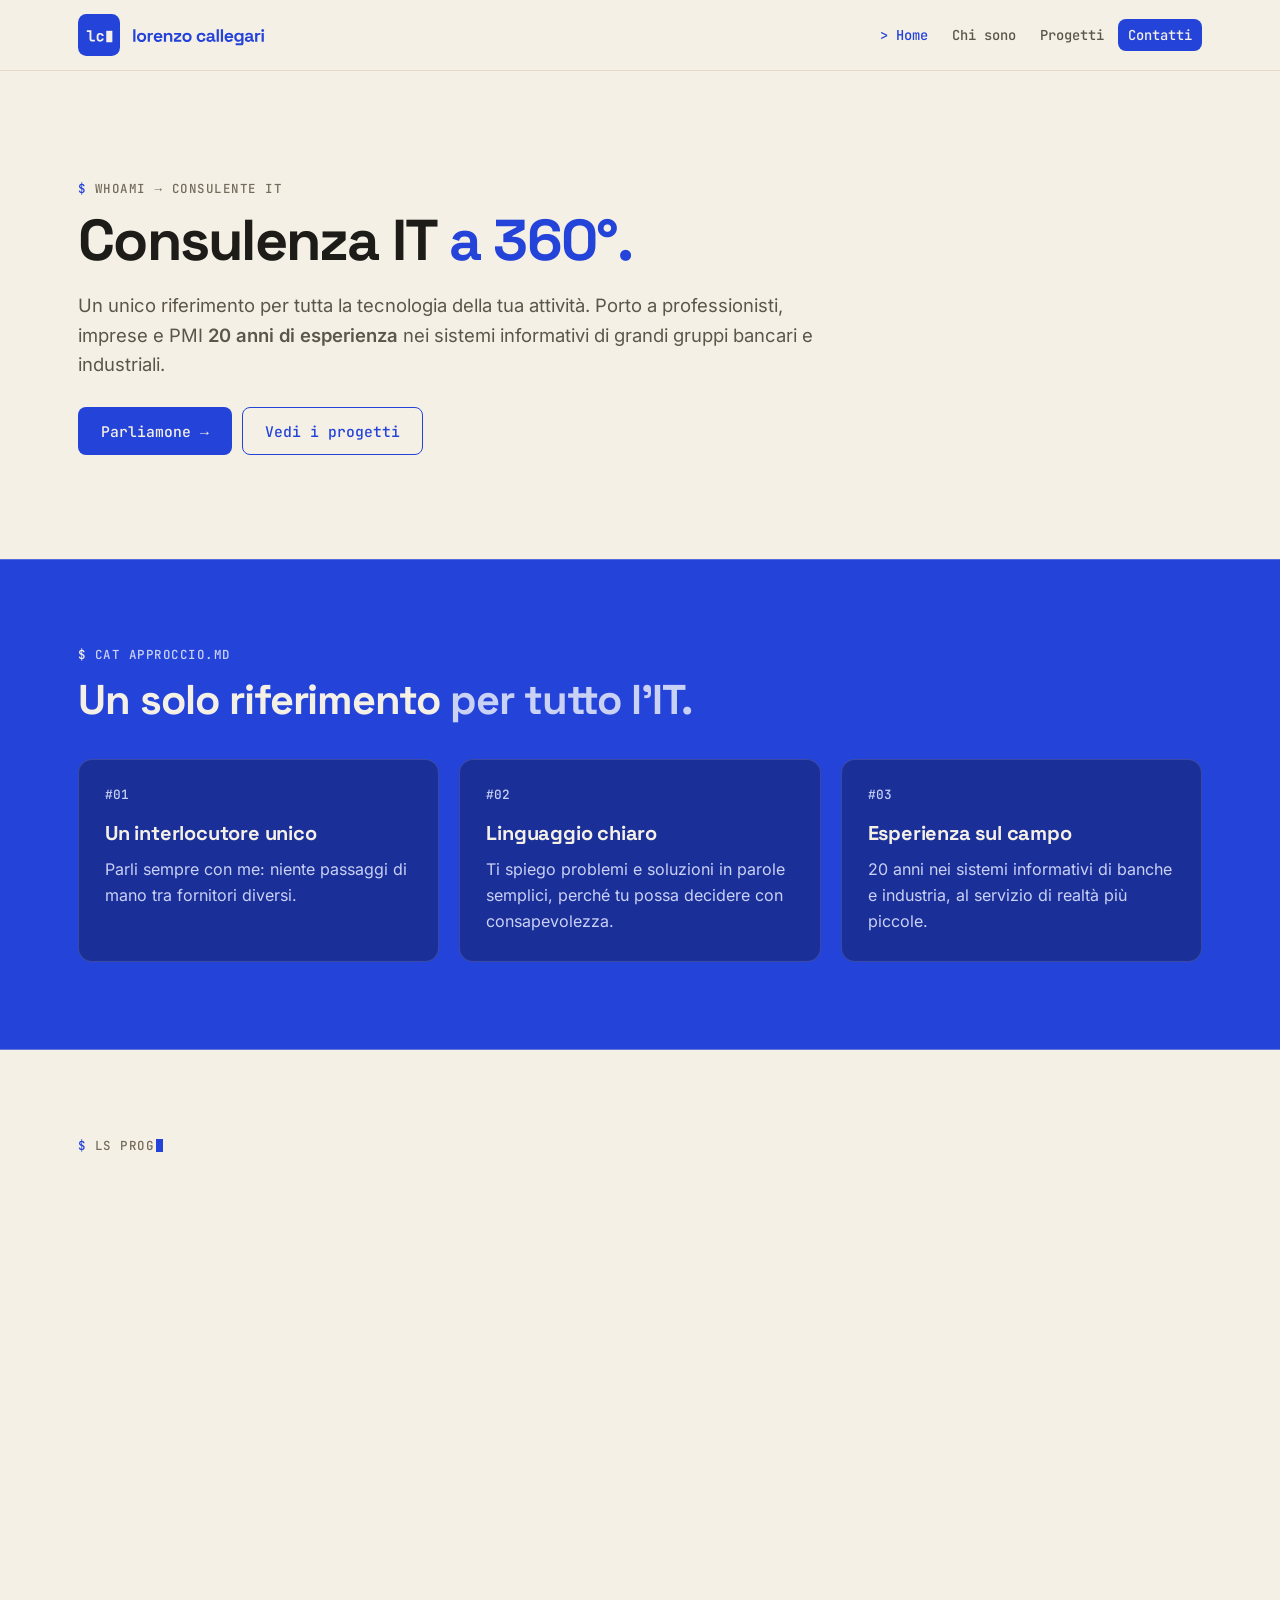
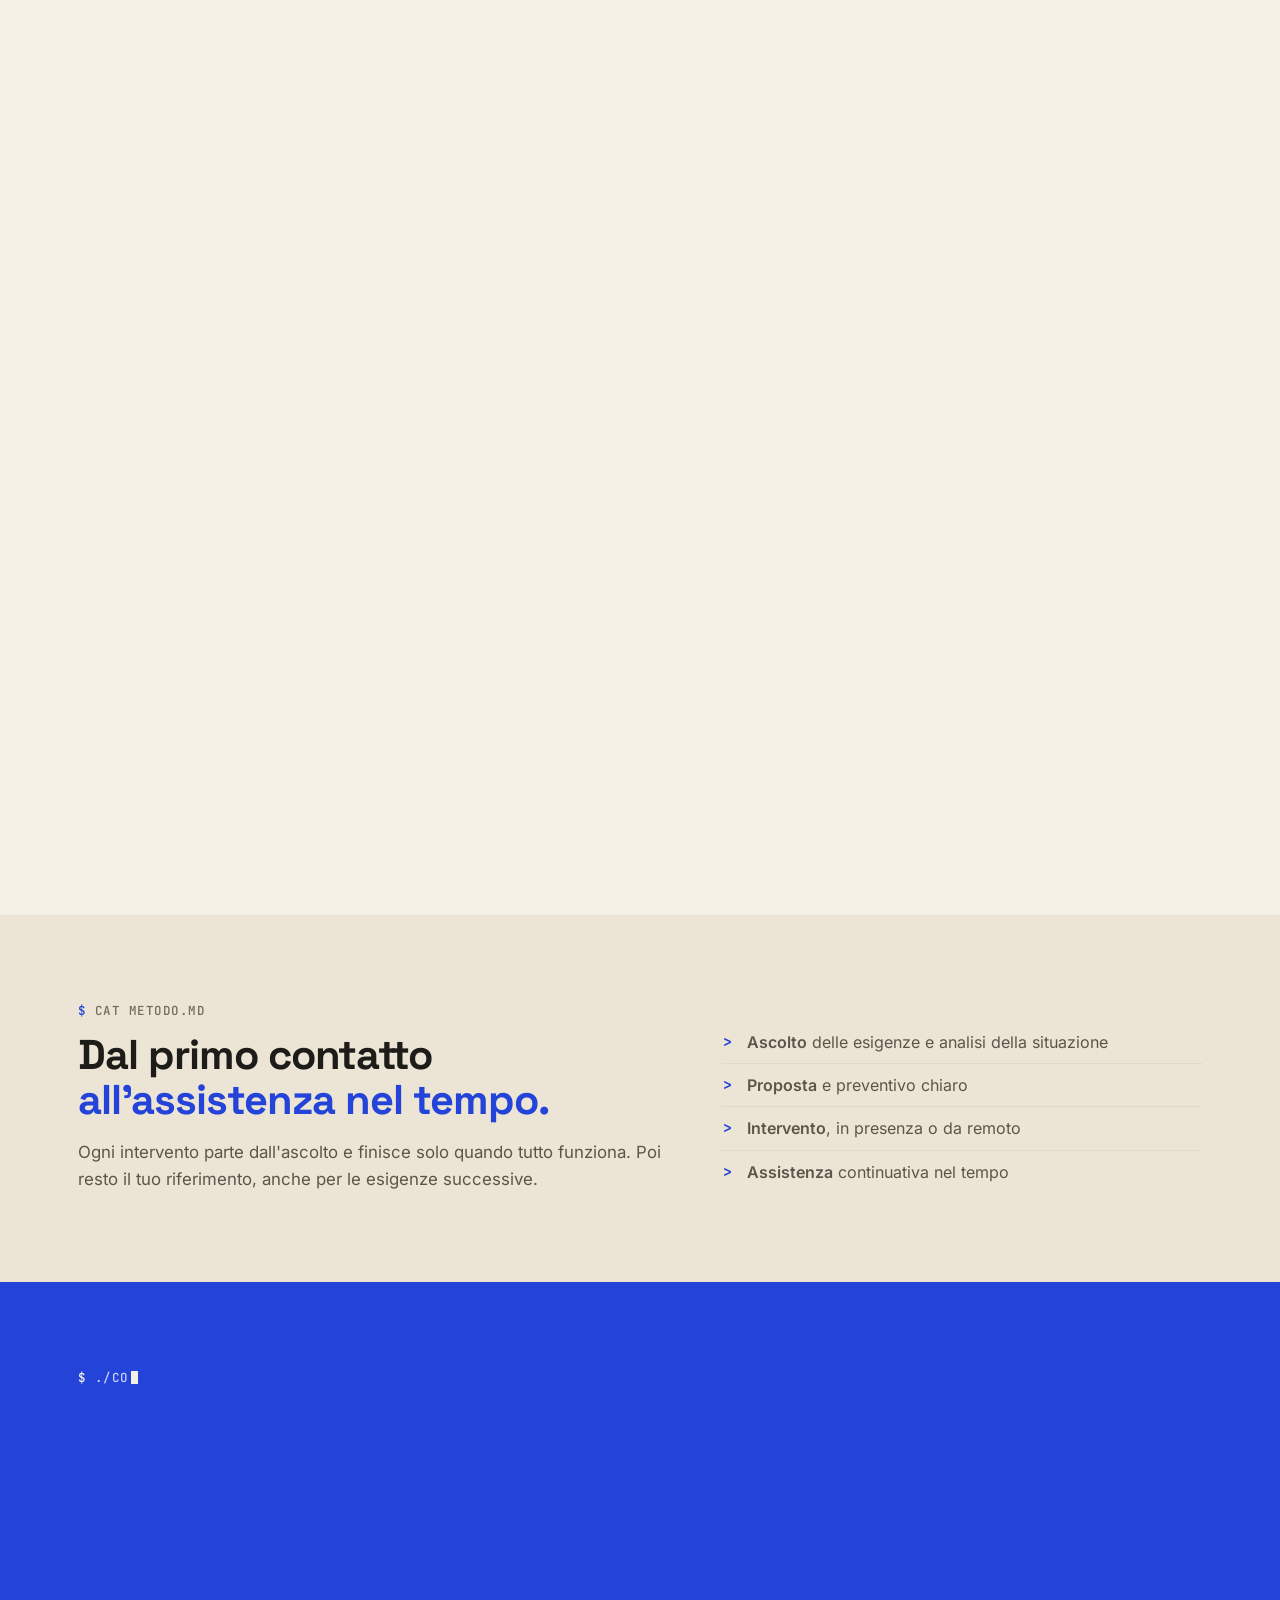
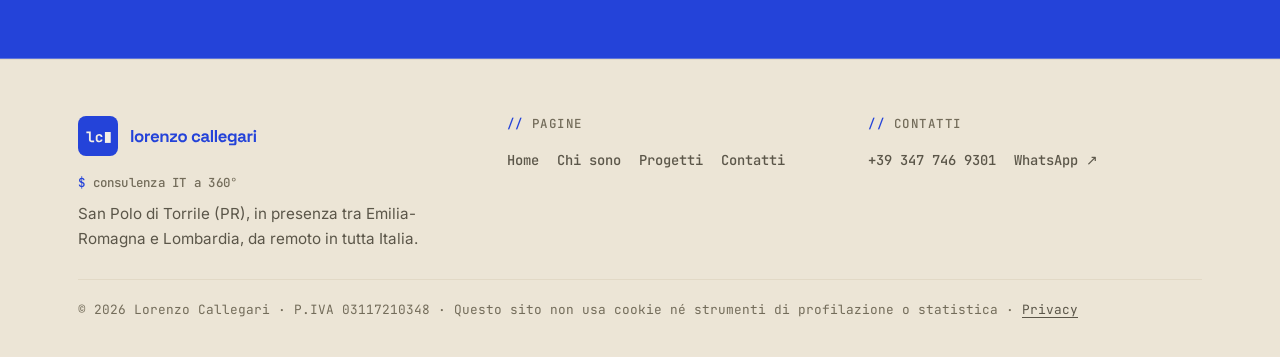
<file: index.html>
<!DOCTYPE html>
<html lang="it">
<head>
<meta charset="utf-8">
<meta name="viewport" content="width=device-width, initial-scale=1">
<title>Lorenzo Callegari · Consulenza IT a 360°</title>
<meta name="description" content="Lorenzo Callegari, consulenza IT a 360° per professionisti, imprese e PMI. Sede a Parma, 20 anni di esperienza nei sistemi informativi.">
<link rel="canonical" href="https://lorenzocallegari.it/">
<meta name="theme-color" content="#F5F0E6">
<meta property="og:type" content="website">
<meta property="og:locale" content="it_IT">
<meta property="og:site_name" content="Lorenzo Callegari">
<meta property="og:title" content="Lorenzo Callegari · Consulenza IT a 360°">
<meta property="og:description" content="Lorenzo Callegari, consulenza IT a 360° per professionisti, imprese e PMI. Sede a Parma, 20 anni di esperienza nei sistemi informativi.">
<meta property="og:url" content="https://lorenzocallegari.it/">
<meta property="og:image" content="https://lorenzocallegari.it/assets/img/monogramma-blu-512.png">
<meta name="twitter:card" content="summary">
<link rel="icon" href="/assets/img/favicon.svg" type="image/svg+xml">
<link rel="icon" href="/assets/img/favicon-32.png" sizes="32x32" type="image/png">
<link rel="icon" href="/assets/img/favicon-48.png" sizes="48x48" type="image/png">
<link rel="icon" href="/assets/img/favicon-96.png" sizes="96x96" type="image/png">
<link rel="icon" href="/assets/img/favicon-192.png" sizes="192x192" type="image/png">
<link rel="apple-touch-icon" href="/assets/img/apple-touch-icon-180.png">
<link rel="preload" href="/assets/fonts/space-grotesk.woff2" as="font" type="font/woff2" crossorigin>
<link rel="preload" href="/assets/fonts/inter.woff2" as="font" type="font/woff2" crossorigin>
<link rel="stylesheet" href="/assets/lc-global.css">
<link rel="stylesheet" href="/assets/site.css">
<script>document.documentElement.classList.add("js")</script>
<script src="/assets/terminale.js" defer></script>
<script type="application/ld+json">{"@context": "https://schema.org", "@graph": [{"@type": "WebSite", "@id": "https://lorenzocallegari.it/#website", "url": "https://lorenzocallegari.it/", "name": "Lorenzo Callegari", "inLanguage": "it-IT"}, {"@type": "Person", "@id": "https://lorenzocallegari.it/#lorenzo", "name": "Lorenzo Callegari", "url": "https://lorenzocallegari.it/", "jobTitle": "Consulente IT", "image": "https://lorenzocallegari.it/assets/img/monogramma-blu-512.png", "knowsAbout": ["Consulenza IT", "Sistemi informativi", "Local SEO", "IT Compliance", "NIS2"]}, {"@type": "ProfessionalService", "@id": "https://lorenzocallegari.it/#servizio", "name": "Lorenzo Callegari", "url": "https://lorenzocallegari.it/", "description": "Consulenza IT a 360° per professionisti, imprese e PMI.", "founder": {"@id": "https://lorenzocallegari.it/#lorenzo"}, "telephone": "+393477469301", "image": "https://lorenzocallegari.it/assets/img/monogramma-blu-512.png", "address": {"@type": "PostalAddress", "addressLocality": "San Polo di Torrile", "addressRegion": "PR", "addressCountry": "IT"}, "areaServed": ["Emilia-Romagna", "Lombardia", "Italia"]}]}</script>
</head>
<body>
<div class="lc">
<a class="lc-skip" href="#contenuto">Salta al contenuto</a>
<header class="lc-head">
  <div class="lc-head-in">
    <a class="lc-brand" href="/" aria-label="Lorenzo Callegari, torna alla home">
      <img class="lc-mono-ico" src="/assets/img/monogramma-blu.svg" alt="" width="42" height="42">
      <img class="lc-nome" src="/assets/img/logotipo.svg" alt="lorenzo callegari" width="134" height="23">
    </a>
    <nav class="lc-nav" aria-label="Menu principale">
      <ul>
        <li><a href="/" aria-current="page">Home</a></li>
        <li><a href="/chi-sono/">Chi sono</a></li>
        <li><a href="/progetti/">Progetti</a></li>
        <li><a class="lc-nav-cta" href="/contatti/">Contatti</a></li>
      </ul>
    </nav>
  </div>
</header>
<main id="contenuto">
<section class="lc-sec lc-avorio lc-hero"><div class="lc-in">
  <span class="lc-e" data-type>whoami → consulente IT</span>
  <h1>Consulenza IT <span>a 360°.</span></h1>
  <p class="lc-lead">Un unico riferimento per tutta la tecnologia della tua attività. Porto a professionisti, imprese e PMI <strong>20 anni di esperienza</strong> nei sistemi informativi di grandi gruppi bancari e industriali.</p>
  <div class="lc-b">
    <a class="lc-btn" href="/contatti/">Parliamone →</a>
    <a class="lc-btn-out" href="/progetti/">Vedi i progetti</a>
  </div>
</div></section>

<section class="lc-sec lc-blu"><div class="lc-in">
  <span class="lc-e">cat approccio.md</span>
  <h2>Un solo riferimento <span>per tutto l'IT.</span></h2>
  <div class="lc-grid lc-3">
    <div class="lc-card">
      <span class="lc-n">#01</span>
      <h3>Un interlocutore unico</h3>
      <p>Parli sempre con me: niente passaggi di mano tra fornitori diversi.</p>
    </div>
    <div class="lc-card">
      <span class="lc-n">#02</span>
      <h3>Linguaggio chiaro</h3>
      <p>Ti spiego problemi e soluzioni in parole semplici, perché tu possa decidere con consapevolezza.</p>
    </div>
    <div class="lc-card">
      <span class="lc-n">#03</span>
      <h3>Esperienza sul campo</h3>
      <p>20 anni nei sistemi informativi di banche e industria, al servizio di realtà più piccole.</p>
    </div>
  </div>
</div></section>

<section class="lc-sec lc-avorio"><div class="lc-in">
  <span class="lc-e" data-type>ls progetti/</span>
  <h2>Alcuni progetti <span>e collaborazioni.</span></h2>
  <div class="lc-grid lc-2">
        <a class="lc-card lc-card-big" href="/progetti/#silc">
          <span class="lc-n">#01 · Progetto madre · fondatore</span>
          <h3>SILC IT Compliance</h3>
          <p>Il progetto che ho fondato per affiancare le imprese nella conformità normativa, nella sicurezza delle informazioni e nei sistemi di gestione.</p>
          <ul class="lc-tags"><li class="lc-tag">IT Compliance</li><li class="lc-tag">ISO 27001</li><li class="lc-tag">Sicurezza delle informazioni</li></ul>
          <span class="lc-vai">Dettagli →</span>
        </a>
        <a class="lc-card" href="/progetti/#terramaster">
          <span class="lc-n">#02 · Rivenditore ufficiale</span>
          <h3>TerraMaster</h3>
          <p>Rivenditore autorizzato TerraMaster per l'Italia: NAS e DAS per casa, ufficio e azienda.</p>
          <ul class="lc-tags"><li class="lc-tag">NAS</li><li class="lc-tag">DAS</li><li class="lc-tag">Backup</li></ul>
          <span class="lc-vai">Dettagli →</span>
        </a>
        <a class="lc-card" href="/progetti/#rao-namirial">
          <span class="lc-n">#03 · Identità digitale</span>
          <h3>RAO Namirial</h3>
          <p>Operatore RAO abilitato Namirial: rilascio di SPID, SPID per minori, PEC e visure camerali, con riconoscimento di persona.</p>
          <ul class="lc-tags"><li class="lc-tag">SPID</li><li class="lc-tag">SPID minori</li><li class="lc-tag">PEC</li><li class="lc-tag">Visure camerali</li></ul>
          <span class="lc-vai">Dettagli →</span>
        </a>
        <a class="lc-card" href="/progetti/#ermel">
          <span class="lc-n">#04 · AI per il diritto</span>
          <h3>Ermel</h3>
          <p>Intelligenza artificiale per avvocati e studi legali, collegata alle fonti del diritto italiano. Collaboro al progetto.</p>
          <ul class="lc-tags"><li class="lc-tag">AI</li><li class="lc-tag">LegalTech</li><li class="lc-tag">MCP</li></ul>
          <span class="lc-vai">Dettagli →</span>
        </a>
        <a class="lc-card" href="/progetti/#nispo">
          <span class="lc-n">#05 · Conformità NIS2</span>
          <h3>NISPO</h3>
          <p>Piattaforma italiana per gestire la conformità NIS2: controlli, evidenze, gap e report per la direzione.</p>
          <ul class="lc-tags"><li class="lc-tag">NIS2</li><li class="lc-tag">Compliance</li><li class="lc-tag">ACN</li></ul>
          <span class="lc-vai">Dettagli →</span>
        </a>
        <a class="lc-card" href="/progetti/#local-seo">
          <span class="lc-n">#06 · Google Business Profile</span>
          <h3>Local SEO</h3>
          <p>La scheda Google Business Profile curata in ogni dettaglio, per farsi trovare su Google e Maps.</p>
          <ul class="lc-tags"><li class="lc-tag">Google Business Profile</li><li class="lc-tag">Maps</li><li class="lc-tag">Recensioni</li></ul>
          <span class="lc-vai">Dettagli →</span>
        </a>
  </div>
  <div class="lc-b"><a class="lc-btn-out" href="/progetti/">Tutti i progetti →</a></div>
</div></section>

<section class="lc-sec lc-sabbia"><div class="lc-in lc-2col">
  <div class="lc-tx">
    <span class="lc-e">cat metodo.md</span>
    <h2>Dal primo contatto <span>all'assistenza nel tempo.</span></h2>
    <p>Ogni intervento parte dall'ascolto e finisce solo quando tutto funziona. Poi resto il tuo riferimento, anche per le esigenze successive.</p>
  </div>
  <ul class="lc-list">
    <li><strong>Ascolto</strong> delle esigenze e analisi della situazione</li>
    <li><strong>Proposta</strong> e preventivo chiaro</li>
    <li><strong>Intervento</strong>, in presenza o da remoto</li>
    <li><strong>Assistenza</strong> continuativa nel tempo</li>
  </ul>
</div></section>

<section class="lc-sec lc-blu"><div class="lc-in">
  <span class="lc-e" data-type>./contatti.sh</span>
  <h2>Pronto a partire?<span class="lc-cursore" aria-hidden="true"></span></h2>
  <p class="lc-lead">Raccontami il tuo progetto e ne parliamo insieme.</p>
  <div class="lc-b">
    <a class="lc-btn" href="/contatti/">Scrivimi →</a>
    <a class="lc-btn-out" href="https://wa.me/393477469301" rel="noopener">WhatsApp ↗</a>
  </div>
</div></section>
</main>
<footer class="lc-foot">
  <div class="lc-foot-in">
    <div>
      <a class="lc-brand" href="/" aria-label="Lorenzo Callegari, torna alla home"><img class="lc-mono-ico" src="/assets/img/monogramma-blu.svg" alt="" width="42" height="42"><img class="lc-nome" src="/assets/img/logotipo.svg" alt="lorenzo callegari" width="134" height="23"></a>
      <span class="lc-e" style="margin:12px 0 0;text-transform:none;letter-spacing:.02em">consulenza IT a 360°</span>
      <p style="margin-top:10px;max-width:36ch">San Polo di Torrile (PR), in presenza tra Emilia-Romagna e Lombardia, da remoto in tutta Italia.</p>
    </div>
    <div>
      <span class="lc-e lc-commento">pagine</span>
      <ul>
        <li><a href="/">Home</a></li>
        <li><a href="/chi-sono/">Chi sono</a></li>
        <li><a href="/progetti/">Progetti</a></li>
        <li><a href="/contatti/">Contatti</a></li>
      </ul>
    </div>
    <div>
      <span class="lc-e lc-commento">contatti</span>
      <ul>
        <li><a href="tel:+393477469301">+39 347 746 9301</a></li>
        <li><a href="https://wa.me/393477469301" rel="noopener">WhatsApp ↗</a></li>
        
      </ul>
    </div>
    <p class="lc-legal">© 2026 Lorenzo Callegari · P.IVA 03117210348 · Questo sito non usa cookie né strumenti di profilazione o statistica · <a href="/privacy/">Privacy</a></p>
  </div>
</footer>
</div>
</body>
</html>
</file>
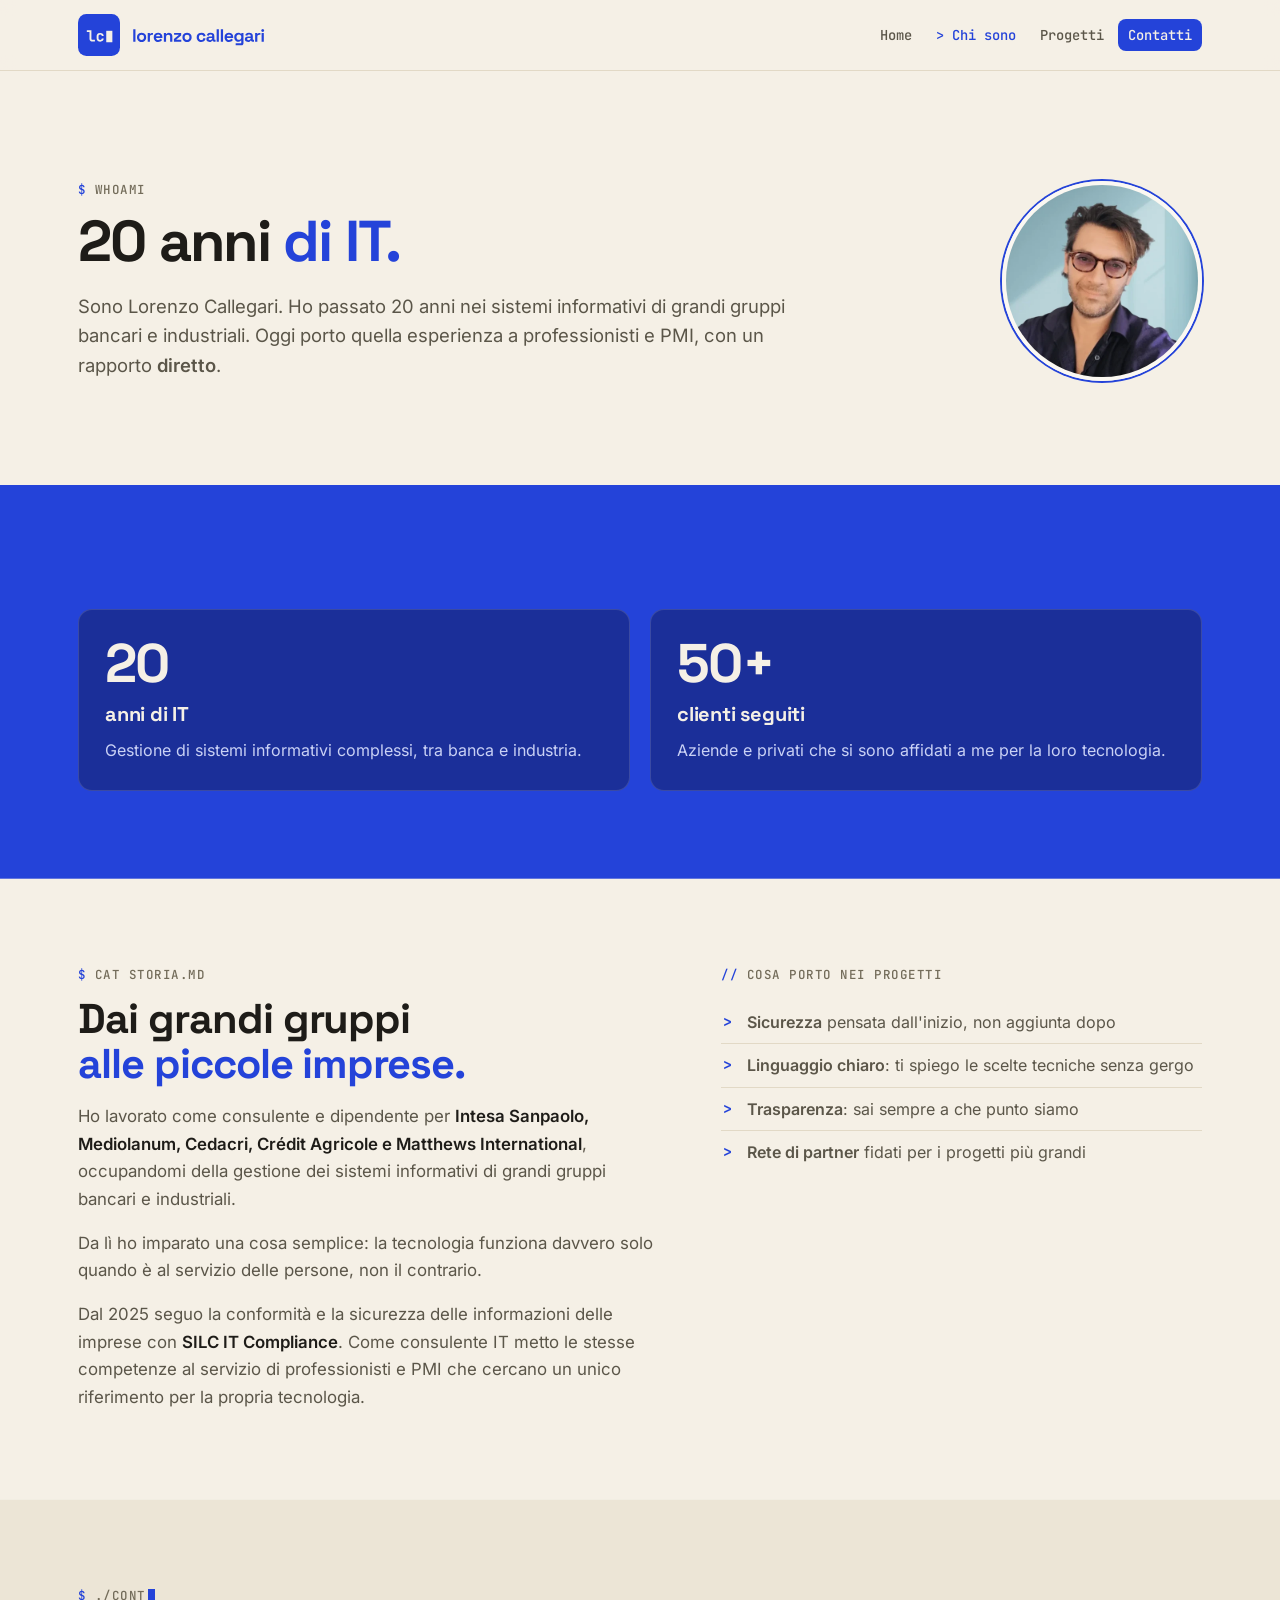
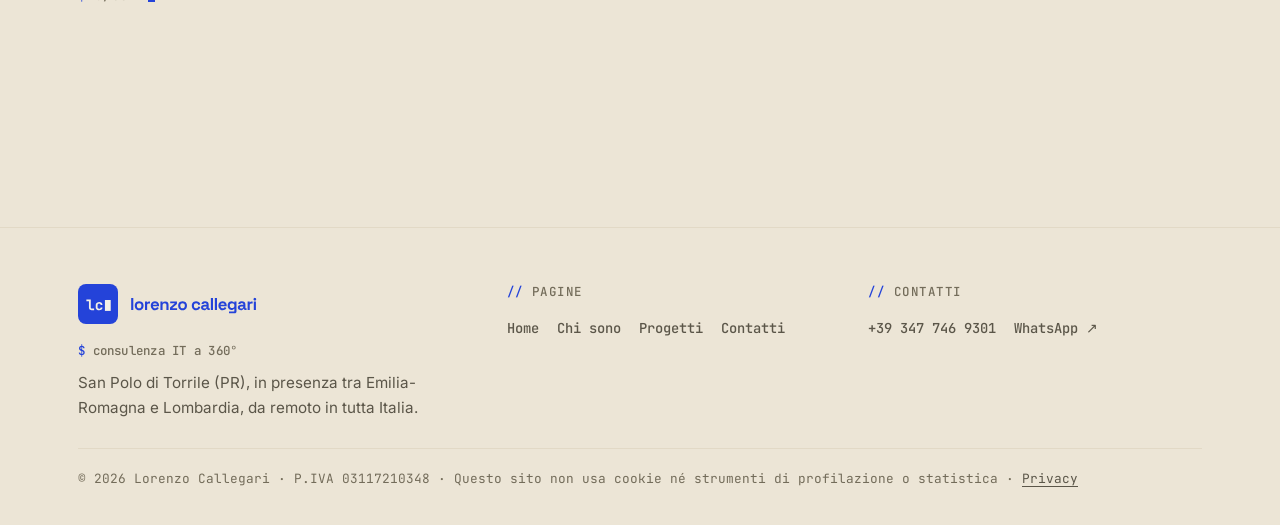
<file: chi-sono/index.html>
<!DOCTYPE html>
<html lang="it">
<head>
<meta charset="utf-8">
<meta name="viewport" content="width=device-width, initial-scale=1">
<title>Chi sono · Lorenzo Callegari</title>
<meta name="description" content="Lorenzo Callegari: 20 anni nei sistemi informativi di grandi gruppi bancari e industriali, oggi consulente IT a 360° per professionisti e PMI.">
<link rel="canonical" href="https://lorenzocallegari.it/chi-sono/">
<meta name="theme-color" content="#F5F0E6">
<meta property="og:type" content="website">
<meta property="og:locale" content="it_IT">
<meta property="og:site_name" content="Lorenzo Callegari">
<meta property="og:title" content="Chi sono · Lorenzo Callegari">
<meta property="og:description" content="Lorenzo Callegari: 20 anni nei sistemi informativi di grandi gruppi bancari e industriali, oggi consulente IT a 360° per professionisti e PMI.">
<meta property="og:url" content="https://lorenzocallegari.it/chi-sono/">
<meta property="og:image" content="https://lorenzocallegari.it/assets/img/monogramma-blu-512.png">
<meta name="twitter:card" content="summary">
<link rel="icon" href="/assets/img/favicon.svg" type="image/svg+xml">
<link rel="icon" href="/assets/img/favicon-32.png" sizes="32x32" type="image/png">
<link rel="icon" href="/assets/img/favicon-48.png" sizes="48x48" type="image/png">
<link rel="icon" href="/assets/img/favicon-96.png" sizes="96x96" type="image/png">
<link rel="icon" href="/assets/img/favicon-192.png" sizes="192x192" type="image/png">
<link rel="apple-touch-icon" href="/assets/img/apple-touch-icon-180.png">
<link rel="preload" href="/assets/fonts/space-grotesk.woff2" as="font" type="font/woff2" crossorigin>
<link rel="preload" href="/assets/fonts/inter.woff2" as="font" type="font/woff2" crossorigin>
<link rel="stylesheet" href="/assets/lc-global.css">
<link rel="stylesheet" href="/assets/site.css">
<script>document.documentElement.classList.add("js")</script>
<script src="/assets/terminale.js" defer></script>
</head>
<body>
<div class="lc">
<a class="lc-skip" href="#contenuto">Salta al contenuto</a>
<header class="lc-head">
  <div class="lc-head-in">
    <a class="lc-brand" href="/" aria-label="Lorenzo Callegari, torna alla home">
      <img class="lc-mono-ico" src="/assets/img/monogramma-blu.svg" alt="" width="42" height="42">
      <img class="lc-nome" src="/assets/img/logotipo.svg" alt="lorenzo callegari" width="134" height="23">
    </a>
    <nav class="lc-nav" aria-label="Menu principale">
      <ul>
        <li><a href="/">Home</a></li>
        <li><a href="/chi-sono/" aria-current="page">Chi sono</a></li>
        <li><a href="/progetti/">Progetti</a></li>
        <li><a class="lc-nav-cta" href="/contatti/">Contatti</a></li>
      </ul>
    </nav>
  </div>
</header>
<main id="contenuto">
<section class="lc-sec lc-avorio lc-hero"><div class="lc-in lc-chi">
  <img class="lc-foto" src="/assets/img/lorenzo-callegari.webp" alt="Lorenzo Callegari" width="200" height="200">
  <div>
  <span class="lc-e" data-type>whoami</span>
  <h1>20 anni <span>di IT.</span></h1>
  <p class="lc-lead">Sono Lorenzo Callegari. Ho passato 20 anni nei sistemi informativi di grandi gruppi bancari e industriali. Oggi porto quella esperienza a professionisti e PMI, con un rapporto <strong>diretto</strong>.</p>
  </div>
</div></section>

<section class="lc-sec lc-blu"><div class="lc-in">
  <div class="lc-grid lc-2">
    <div class="lc-card lc-stat"><span class="lc-num">20</span><h3 style="margin-top:12px">anni di IT</h3><p>Gestione di sistemi informativi complessi, tra banca e industria.</p></div>
    <div class="lc-card lc-stat"><span class="lc-num">50+</span><h3 style="margin-top:12px">clienti seguiti</h3><p>Aziende e privati che si sono affidati a me per la loro tecnologia.</p></div>
  </div>
</div></section>

<section class="lc-sec lc-avorio"><div class="lc-in lc-2col">
  <div class="lc-tx">
    <span class="lc-e">cat storia.md</span>
    <h2>Dai grandi gruppi <span>alle piccole imprese.</span></h2>
    <p>Ho lavorato come consulente e dipendente per <strong>Intesa Sanpaolo, Mediolanum, Cedacri, Crédit Agricole e Matthews International</strong>, occupandomi della gestione dei sistemi informativi di grandi gruppi bancari e industriali.</p>
    <p>Da lì ho imparato una cosa semplice: la tecnologia funziona davvero solo quando è al servizio delle persone, non il contrario.</p>
    <p>Dal 2025 seguo la conformità e la sicurezza delle informazioni delle imprese con <strong>SILC IT Compliance</strong>. Come consulente IT metto le stesse competenze al servizio di professionisti e PMI che cercano un unico riferimento per la propria tecnologia.</p>
  </div>
  <div>
    <span class="lc-e lc-commento">cosa porto nei progetti</span>
    <ul class="lc-list">
      <li><strong>Sicurezza</strong> pensata dall'inizio, non aggiunta dopo</li>
      <li><strong>Linguaggio chiaro</strong>: ti spiego le scelte tecniche senza gergo</li>
      <li><strong>Trasparenza</strong>: sai sempre a che punto siamo</li>
      <li><strong>Rete di partner</strong> fidati per i progetti più grandi</li>
    </ul>
  </div>
</div></section>

<section class="lc-sec lc-sabbia"><div class="lc-in">
  <span class="lc-e" data-type>./contatti.sh</span>
  <h2>Lavoriamo insieme? <span>Parliamone.</span></h2>
  <div class="lc-b">
    <a class="lc-btn" href="/contatti/">Contattami →</a>
    <a class="lc-btn-out" href="/progetti/">Vedi i progetti</a>
  </div>
</div></section>
</main>
<footer class="lc-foot">
  <div class="lc-foot-in">
    <div>
      <a class="lc-brand" href="/" aria-label="Lorenzo Callegari, torna alla home"><img class="lc-mono-ico" src="/assets/img/monogramma-blu.svg" alt="" width="42" height="42"><img class="lc-nome" src="/assets/img/logotipo.svg" alt="lorenzo callegari" width="134" height="23"></a>
      <span class="lc-e" style="margin:12px 0 0;text-transform:none;letter-spacing:.02em">consulenza IT a 360°</span>
      <p style="margin-top:10px;max-width:36ch">San Polo di Torrile (PR), in presenza tra Emilia-Romagna e Lombardia, da remoto in tutta Italia.</p>
    </div>
    <div>
      <span class="lc-e lc-commento">pagine</span>
      <ul>
        <li><a href="/">Home</a></li>
        <li><a href="/chi-sono/">Chi sono</a></li>
        <li><a href="/progetti/">Progetti</a></li>
        <li><a href="/contatti/">Contatti</a></li>
      </ul>
    </div>
    <div>
      <span class="lc-e lc-commento">contatti</span>
      <ul>
        <li><a href="tel:+393477469301">+39 347 746 9301</a></li>
        <li><a href="https://wa.me/393477469301" rel="noopener">WhatsApp ↗</a></li>
        
      </ul>
    </div>
    <p class="lc-legal">© 2026 Lorenzo Callegari · P.IVA 03117210348 · Questo sito non usa cookie né strumenti di profilazione o statistica · <a href="/privacy/">Privacy</a></p>
  </div>
</footer>
</div>
</body>
</html>
</file>
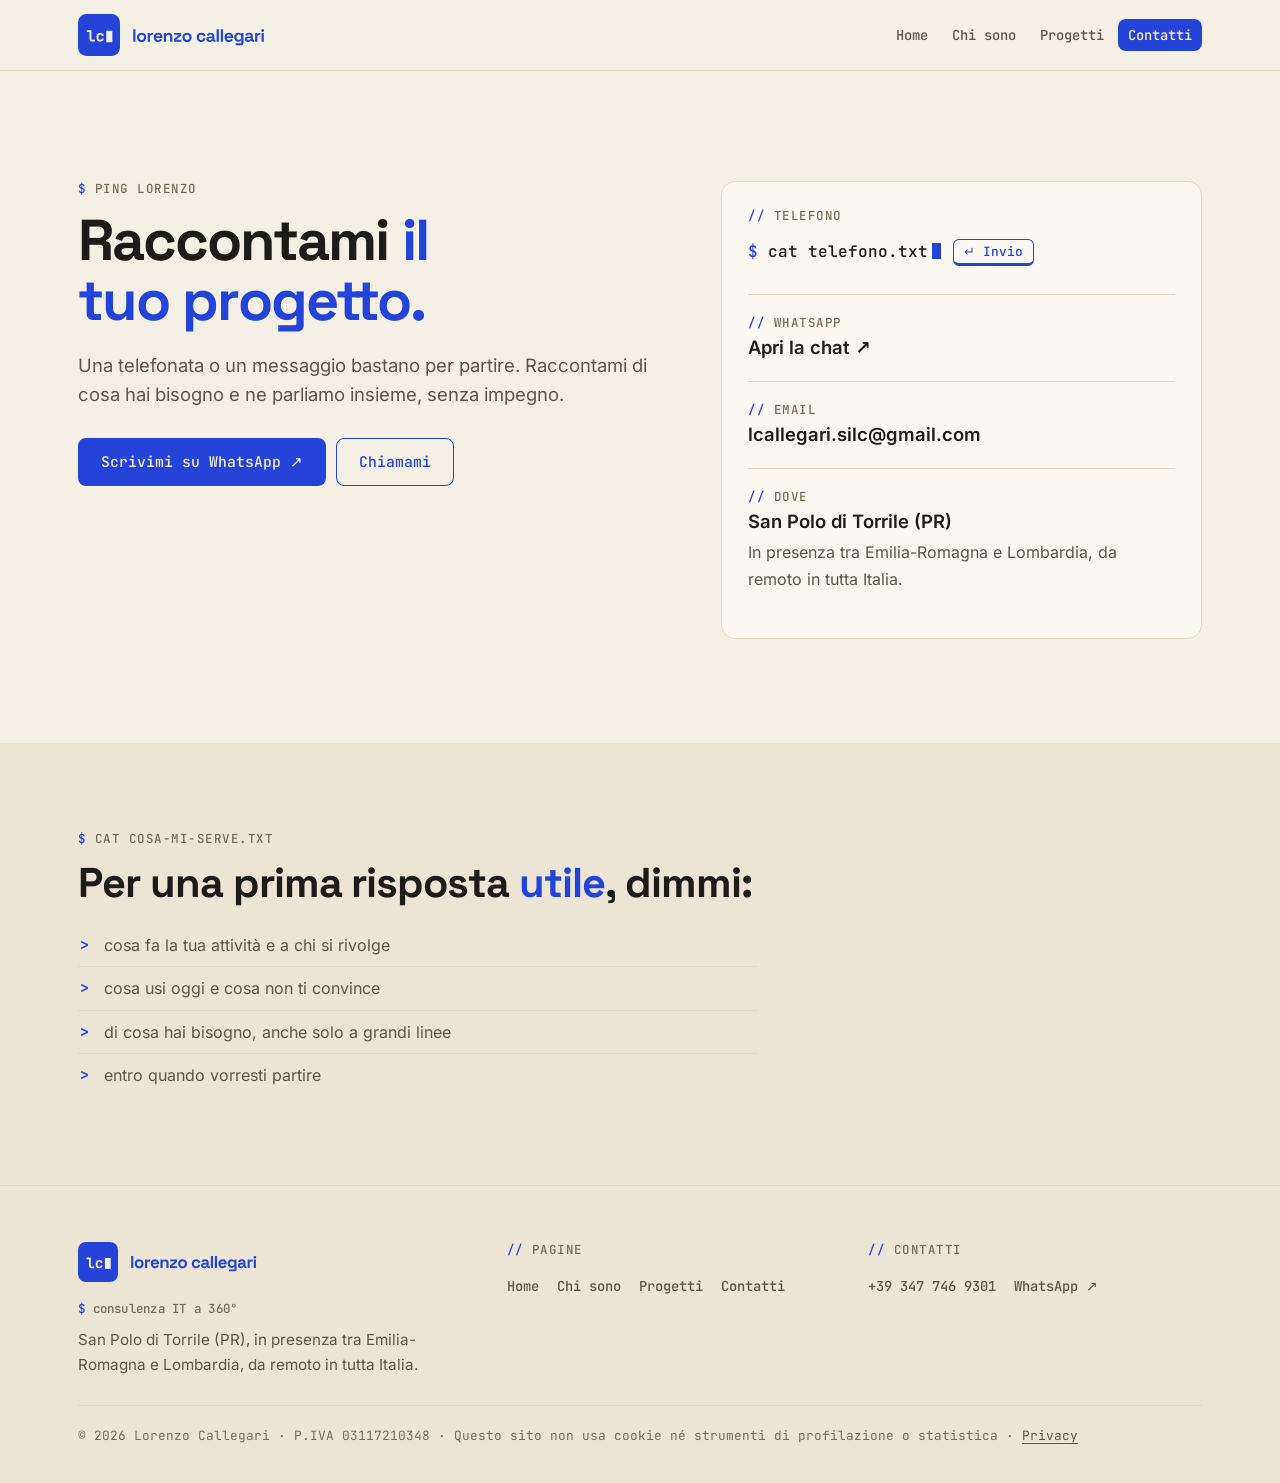
<file: contatti/index.html>
<!DOCTYPE html>
<html lang="it">
<head>
<meta charset="utf-8">
<meta name="viewport" content="width=device-width, initial-scale=1">
<title>Contatti · Lorenzo Callegari</title>
<meta name="description" content="Contatta Lorenzo Callegari per una consulenza IT. Telefono, WhatsApp ed email. Sede a Parma, operativo anche da remoto in tutta Italia.">
<link rel="canonical" href="https://lorenzocallegari.it/contatti/">
<meta name="theme-color" content="#F5F0E6">
<meta property="og:type" content="website">
<meta property="og:locale" content="it_IT">
<meta property="og:site_name" content="Lorenzo Callegari">
<meta property="og:title" content="Contatti · Lorenzo Callegari">
<meta property="og:description" content="Contatta Lorenzo Callegari per una consulenza IT. Telefono, WhatsApp ed email. Sede a Parma, operativo anche da remoto in tutta Italia.">
<meta property="og:url" content="https://lorenzocallegari.it/contatti/">
<meta property="og:image" content="https://lorenzocallegari.it/assets/img/monogramma-blu-512.png">
<meta name="twitter:card" content="summary">
<link rel="icon" href="/assets/img/favicon.svg" type="image/svg+xml">
<link rel="icon" href="/assets/img/favicon-32.png" sizes="32x32" type="image/png">
<link rel="icon" href="/assets/img/favicon-48.png" sizes="48x48" type="image/png">
<link rel="icon" href="/assets/img/favicon-96.png" sizes="96x96" type="image/png">
<link rel="icon" href="/assets/img/favicon-192.png" sizes="192x192" type="image/png">
<link rel="apple-touch-icon" href="/assets/img/apple-touch-icon-180.png">
<link rel="preload" href="/assets/fonts/space-grotesk.woff2" as="font" type="font/woff2" crossorigin>
<link rel="preload" href="/assets/fonts/inter.woff2" as="font" type="font/woff2" crossorigin>
<link rel="stylesheet" href="/assets/lc-global.css">
<link rel="stylesheet" href="/assets/site.css">
<script>document.documentElement.classList.add("js")</script>
<script src="/assets/terminale.js" defer></script>
</head>
<body>
<div class="lc">
<a class="lc-skip" href="#contenuto">Salta al contenuto</a>
<header class="lc-head">
  <div class="lc-head-in">
    <a class="lc-brand" href="/" aria-label="Lorenzo Callegari, torna alla home">
      <img class="lc-mono-ico" src="/assets/img/monogramma-blu.svg" alt="" width="42" height="42">
      <img class="lc-nome" src="/assets/img/logotipo.svg" alt="lorenzo callegari" width="134" height="23">
    </a>
    <nav class="lc-nav" aria-label="Menu principale">
      <ul>
        <li><a href="/">Home</a></li>
        <li><a href="/chi-sono/">Chi sono</a></li>
        <li><a href="/progetti/">Progetti</a></li>
        <li><a class="lc-nav-cta" href="/contatti/" aria-current="page">Contatti</a></li>
      </ul>
    </nav>
  </div>
</header>
<main id="contenuto">
<section class="lc-sec lc-avorio lc-hero"><div class="lc-in lc-2col">
  <div>
    <span class="lc-e">ping lorenzo</span>
    <h1>Raccontami <span>il tuo progetto.</span></h1>
    <p class="lc-lead">Una telefonata o un messaggio bastano per partire. Raccontami di cosa hai bisogno e ne parliamo insieme, senza impegno.</p>
    <div class="lc-b">
      <a class="lc-btn" href="https://wa.me/393477469301" rel="noopener">Scrivimi su WhatsApp ↗</a>
      <a class="lc-btn-out" href="tel:+393477469301">Chiamami</a>
    </div>
  </div>
  <div class="lc-card">
    <div class="lc-contatto"><span class="lc-e lc-commento">telefono</span><a class="lc-tel" href="tel:+393477469301">+39 347 746 9301</a><button class="lc-rivela" type="button" hidden aria-label="Mostra il numero di telefono"><span class="lc-rivela-cmd">cat telefono.txt</span><kbd><span class="lc-k-desk">↵ Invio</span><span class="lc-k-touch">tocca qui</span></kbd></button></div>
    <div class="lc-contatto"><span class="lc-e lc-commento">whatsapp</span><a href="https://wa.me/393477469301" rel="noopener">Apri la chat ↗</a></div>
      <div class="lc-contatto"><span class="lc-e lc-commento">email</span><a href="mailto:lcallegari.silc@gmail.com">lcallegari.silc@gmail.com</a></div>
    <div class="lc-contatto"><span class="lc-e lc-commento">dove</span><strong>San Polo di Torrile (PR)</strong><span style="color:var(--lc-grigio)">In presenza tra Emilia-Romagna e Lombardia, da remoto in tutta Italia.</span></div>
  </div>
</div></section>

<section class="lc-sec lc-sabbia"><div class="lc-in">
  <span class="lc-e">cat cosa-mi-serve.txt</span>
  <h2>Per una prima risposta <span>utile</span>, dimmi:</h2>
  <ul class="lc-list" style="max-width:68ch">
    <li>cosa fa la tua attività e a chi si rivolge</li>
    <li>cosa usi oggi e cosa non ti convince</li>
    <li>di cosa hai bisogno, anche solo a grandi linee</li>
    <li>entro quando vorresti partire</li>
  </ul>
</div></section>
</main>
<footer class="lc-foot">
  <div class="lc-foot-in">
    <div>
      <a class="lc-brand" href="/" aria-label="Lorenzo Callegari, torna alla home"><img class="lc-mono-ico" src="/assets/img/monogramma-blu.svg" alt="" width="42" height="42"><img class="lc-nome" src="/assets/img/logotipo.svg" alt="lorenzo callegari" width="134" height="23"></a>
      <span class="lc-e" style="margin:12px 0 0;text-transform:none;letter-spacing:.02em">consulenza IT a 360°</span>
      <p style="margin-top:10px;max-width:36ch">San Polo di Torrile (PR), in presenza tra Emilia-Romagna e Lombardia, da remoto in tutta Italia.</p>
    </div>
    <div>
      <span class="lc-e lc-commento">pagine</span>
      <ul>
        <li><a href="/">Home</a></li>
        <li><a href="/chi-sono/">Chi sono</a></li>
        <li><a href="/progetti/">Progetti</a></li>
        <li><a href="/contatti/">Contatti</a></li>
      </ul>
    </div>
    <div>
      <span class="lc-e lc-commento">contatti</span>
      <ul>
        <li><a href="tel:+393477469301">+39 347 746 9301</a></li>
        <li><a href="https://wa.me/393477469301" rel="noopener">WhatsApp ↗</a></li>
        
      </ul>
    </div>
    <p class="lc-legal">© 2026 Lorenzo Callegari · P.IVA 03117210348 · Questo sito non usa cookie né strumenti di profilazione o statistica · <a href="/privacy/">Privacy</a></p>
  </div>
</footer>
</div>
</body>
</html>
</file>
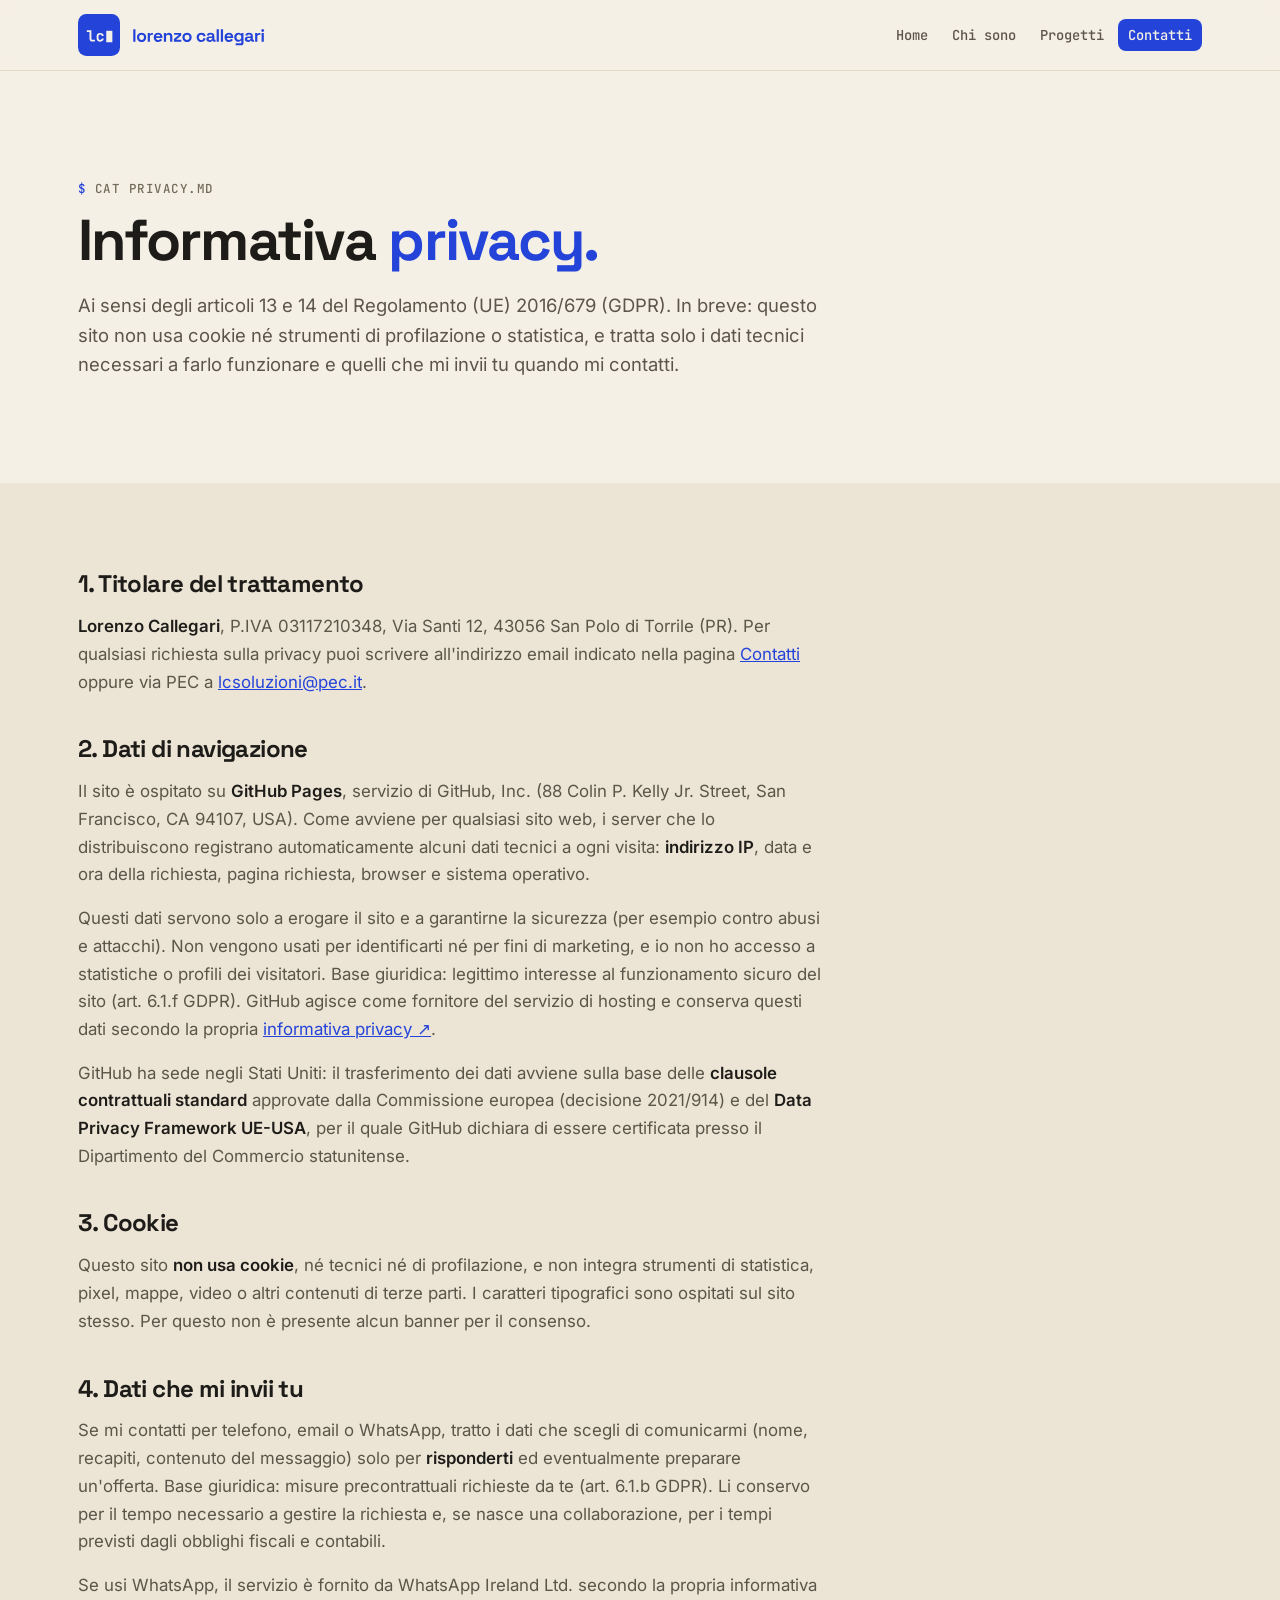
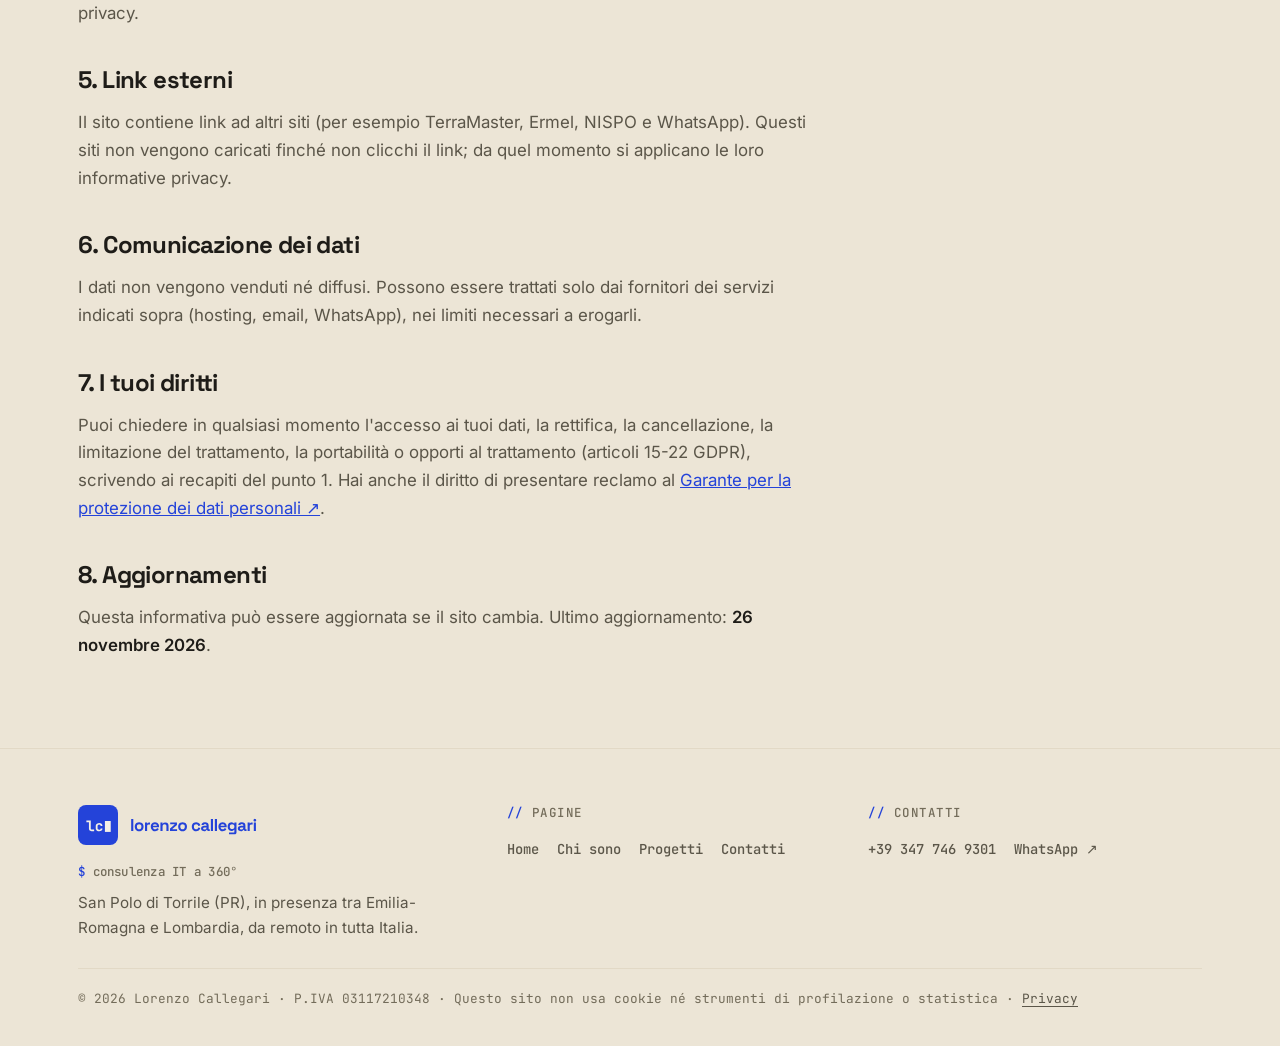
<file: privacy/index.html>
<!DOCTYPE html>
<html lang="it">
<head>
<meta charset="utf-8">
<meta name="viewport" content="width=device-width, initial-scale=1">
<title>Privacy · Lorenzo Callegari</title>
<meta name="description" content="Informativa privacy di lorenzocallegari.it: quali dati vengono trattati, perché e per quanto tempo. Il sito non usa cookie.">
<link rel="canonical" href="https://lorenzocallegari.it/privacy/">
<meta name="theme-color" content="#F5F0E6">
<meta property="og:type" content="website">
<meta property="og:locale" content="it_IT">
<meta property="og:site_name" content="Lorenzo Callegari">
<meta property="og:title" content="Privacy · Lorenzo Callegari">
<meta property="og:description" content="Informativa privacy di lorenzocallegari.it: quali dati vengono trattati, perché e per quanto tempo. Il sito non usa cookie.">
<meta property="og:url" content="https://lorenzocallegari.it/privacy/">
<meta property="og:image" content="https://lorenzocallegari.it/assets/img/monogramma-blu-512.png">
<meta name="twitter:card" content="summary">
<link rel="icon" href="/assets/img/favicon.svg" type="image/svg+xml">
<link rel="icon" href="/assets/img/favicon-32.png" sizes="32x32" type="image/png">
<link rel="icon" href="/assets/img/favicon-48.png" sizes="48x48" type="image/png">
<link rel="icon" href="/assets/img/favicon-96.png" sizes="96x96" type="image/png">
<link rel="icon" href="/assets/img/favicon-192.png" sizes="192x192" type="image/png">
<link rel="apple-touch-icon" href="/assets/img/apple-touch-icon-180.png">
<link rel="preload" href="/assets/fonts/space-grotesk.woff2" as="font" type="font/woff2" crossorigin>
<link rel="preload" href="/assets/fonts/inter.woff2" as="font" type="font/woff2" crossorigin>
<link rel="stylesheet" href="/assets/lc-global.css">
<link rel="stylesheet" href="/assets/site.css">
<script>document.documentElement.classList.add("js")</script>
<script src="/assets/terminale.js" defer></script>
</head>
<body>
<div class="lc">
<a class="lc-skip" href="#contenuto">Salta al contenuto</a>
<header class="lc-head">
  <div class="lc-head-in">
    <a class="lc-brand" href="/" aria-label="Lorenzo Callegari, torna alla home">
      <img class="lc-mono-ico" src="/assets/img/monogramma-blu.svg" alt="" width="42" height="42">
      <img class="lc-nome" src="/assets/img/logotipo.svg" alt="lorenzo callegari" width="134" height="23">
    </a>
    <nav class="lc-nav" aria-label="Menu principale">
      <ul>
        <li><a href="/">Home</a></li>
        <li><a href="/chi-sono/">Chi sono</a></li>
        <li><a href="/progetti/">Progetti</a></li>
        <li><a class="lc-nav-cta" href="/contatti/">Contatti</a></li>
      </ul>
    </nav>
  </div>
</header>
<main id="contenuto">
<section class="lc-sec lc-avorio lc-hero"><div class="lc-in">
  <span class="lc-e">cat privacy.md</span>
  <h1>Informativa <span>privacy.</span></h1>
  <p class="lc-lead">Ai sensi degli articoli 13 e 14 del Regolamento (UE) 2016/679 (GDPR). In breve: questo sito non usa cookie né strumenti di profilazione o statistica, e tratta solo i dati tecnici necessari a farlo funzionare e quelli che mi invii tu quando mi contatti.</p>
</div></section>

<section class="lc-sec lc-sabbia"><div class="lc-in lc-tx lc-privacy">
  <h2>1. Titolare del trattamento</h2>
  <p><strong>Lorenzo Callegari</strong>, P.IVA 03117210348, Via Santi 12, 43056 San Polo di Torrile (PR). Per qualsiasi richiesta sulla privacy puoi scrivere all'indirizzo email indicato nella pagina <a href="/contatti/">Contatti</a> oppure via PEC a <a href="mailto:lcsoluzioni@pec.it">lcsoluzioni@pec.it</a>.</p>

  <h2>2. Dati di navigazione</h2>
  <p>Il sito è ospitato su <strong>GitHub Pages</strong>, servizio di GitHub, Inc. (88 Colin P. Kelly Jr. Street, San Francisco, CA 94107, USA). Come avviene per qualsiasi sito web, i server che lo distribuiscono registrano automaticamente alcuni dati tecnici a ogni visita: <strong>indirizzo IP</strong>, data e ora della richiesta, pagina richiesta, browser e sistema operativo.</p>
  <p>Questi dati servono solo a erogare il sito e a garantirne la sicurezza (per esempio contro abusi e attacchi). Non vengono usati per identificarti né per fini di marketing, e io non ho accesso a statistiche o profili dei visitatori. Base giuridica: legittimo interesse al funzionamento sicuro del sito (art. 6.1.f GDPR). GitHub agisce come fornitore del servizio di hosting e conserva questi dati secondo la propria <a href="https://docs.github.com/en/site-policy/privacy-policies/github-general-privacy-statement" rel="noopener">informativa privacy ↗</a>.</p>
  <p>GitHub ha sede negli Stati Uniti: il trasferimento dei dati avviene sulla base delle <strong>clausole contrattuali standard</strong> approvate dalla Commissione europea (decisione 2021/914) e del <strong>Data Privacy Framework UE-USA</strong>, per il quale GitHub dichiara di essere certificata presso il Dipartimento del Commercio statunitense.</p>

  <h2>3. Cookie</h2>
  <p>Questo sito <strong>non usa cookie</strong>, né tecnici né di profilazione, e non integra strumenti di statistica, pixel, mappe, video o altri contenuti di terze parti. I caratteri tipografici sono ospitati sul sito stesso. Per questo non è presente alcun banner per il consenso.</p>

  <h2>4. Dati che mi invii tu</h2>
  <p>Se mi contatti per telefono, email o WhatsApp, tratto i dati che scegli di comunicarmi (nome, recapiti, contenuto del messaggio) solo per <strong>risponderti</strong> ed eventualmente preparare un'offerta. Base giuridica: misure precontrattuali richieste da te (art. 6.1.b GDPR). Li conservo per il tempo necessario a gestire la richiesta e, se nasce una collaborazione, per i tempi previsti dagli obblighi fiscali e contabili.</p>
  <p>Se usi WhatsApp, il servizio è fornito da WhatsApp Ireland Ltd. secondo la propria informativa privacy.</p>

  <h2>5. Link esterni</h2>
  <p>Il sito contiene link ad altri siti (per esempio TerraMaster, Ermel, NISPO e WhatsApp). Questi siti non vengono caricati finché non clicchi il link; da quel momento si applicano le loro informative privacy.</p>

  <h2>6. Comunicazione dei dati</h2>
  <p>I dati non vengono venduti né diffusi. Possono essere trattati solo dai fornitori dei servizi indicati sopra (hosting, email, WhatsApp), nei limiti necessari a erogarli.</p>

  <h2>7. I tuoi diritti</h2>
  <p>Puoi chiedere in qualsiasi momento l'accesso ai tuoi dati, la rettifica, la cancellazione, la limitazione del trattamento, la portabilità o opporti al trattamento (articoli 15-22 GDPR), scrivendo ai recapiti del punto 1. Hai anche il diritto di presentare reclamo al <a href="https://www.garanteprivacy.it" rel="noopener">Garante per la protezione dei dati personali ↗</a>.</p>

  <h2>8. Aggiornamenti</h2>
  <p>Questa informativa può essere aggiornata se il sito cambia. Ultimo aggiornamento: <strong>26 novembre 2026</strong>.</p>
</div></section>
</main>
<footer class="lc-foot">
  <div class="lc-foot-in">
    <div>
      <a class="lc-brand" href="/" aria-label="Lorenzo Callegari, torna alla home"><img class="lc-mono-ico" src="/assets/img/monogramma-blu.svg" alt="" width="42" height="42"><img class="lc-nome" src="/assets/img/logotipo.svg" alt="lorenzo callegari" width="134" height="23"></a>
      <span class="lc-e" style="margin:12px 0 0;text-transform:none;letter-spacing:.02em">consulenza IT a 360°</span>
      <p style="margin-top:10px;max-width:36ch">San Polo di Torrile (PR), in presenza tra Emilia-Romagna e Lombardia, da remoto in tutta Italia.</p>
    </div>
    <div>
      <span class="lc-e lc-commento">pagine</span>
      <ul>
        <li><a href="/">Home</a></li>
        <li><a href="/chi-sono/">Chi sono</a></li>
        <li><a href="/progetti/">Progetti</a></li>
        <li><a href="/contatti/">Contatti</a></li>
      </ul>
    </div>
    <div>
      <span class="lc-e lc-commento">contatti</span>
      <ul>
        <li><a href="tel:+393477469301">+39 347 746 9301</a></li>
        <li><a href="https://wa.me/393477469301" rel="noopener">WhatsApp ↗</a></li>
        
      </ul>
    </div>
    <p class="lc-legal">© 2026 Lorenzo Callegari · P.IVA 03117210348 · Questo sito non usa cookie né strumenti di profilazione o statistica · <a href="/privacy/">Privacy</a></p>
  </div>
</footer>
</div>
</body>
</html>
</file>
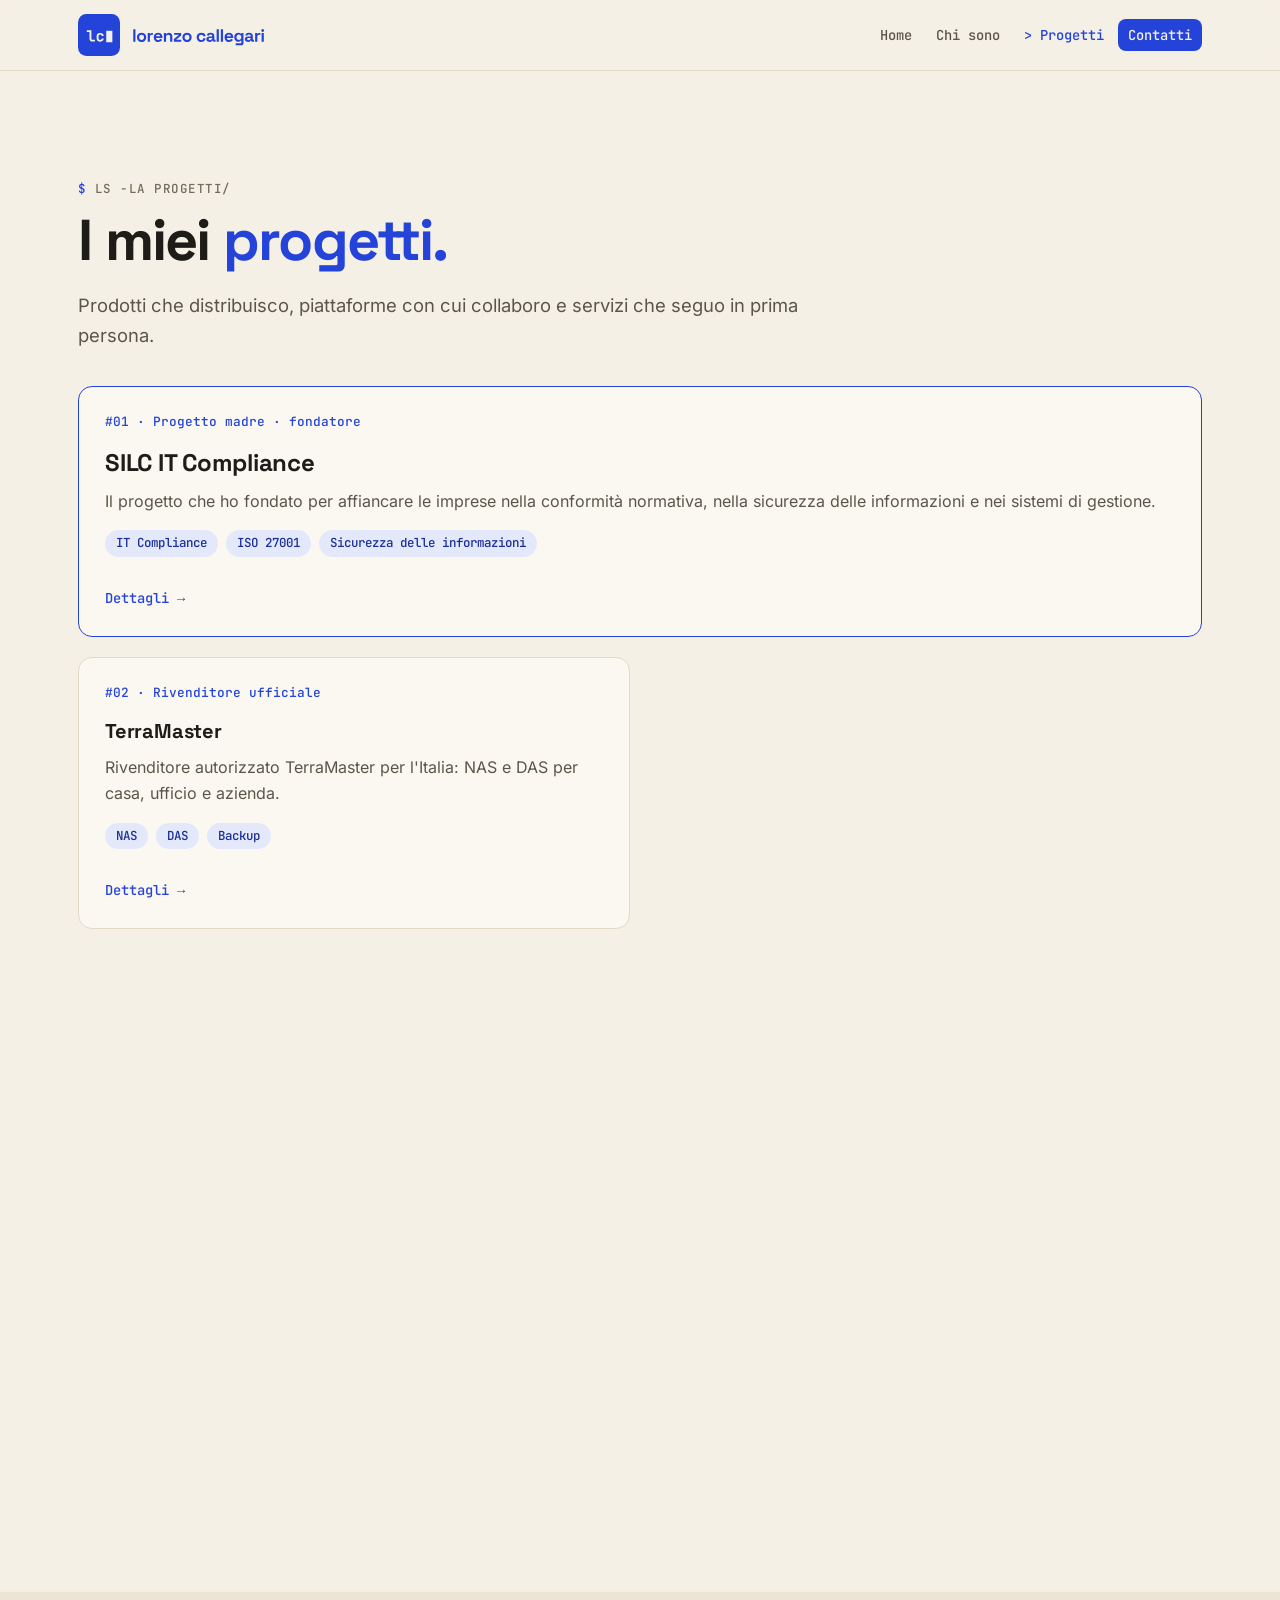
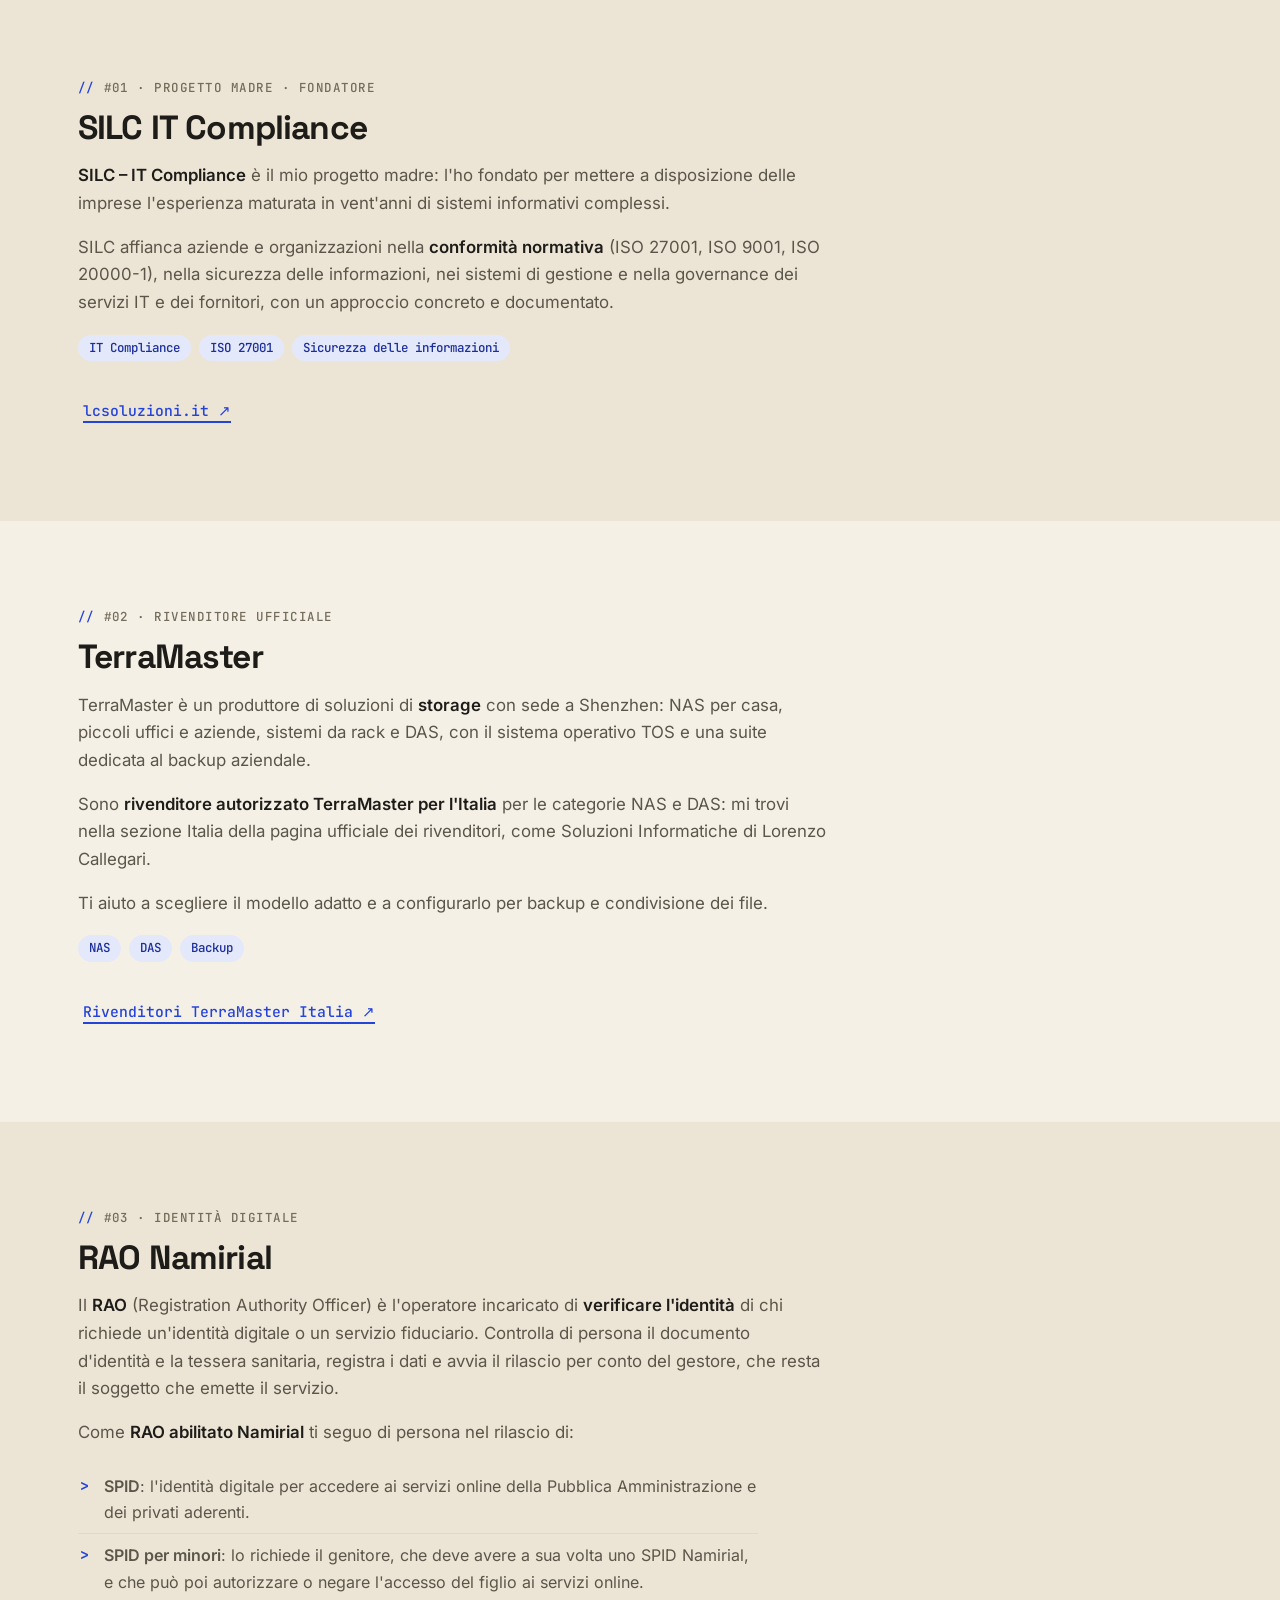
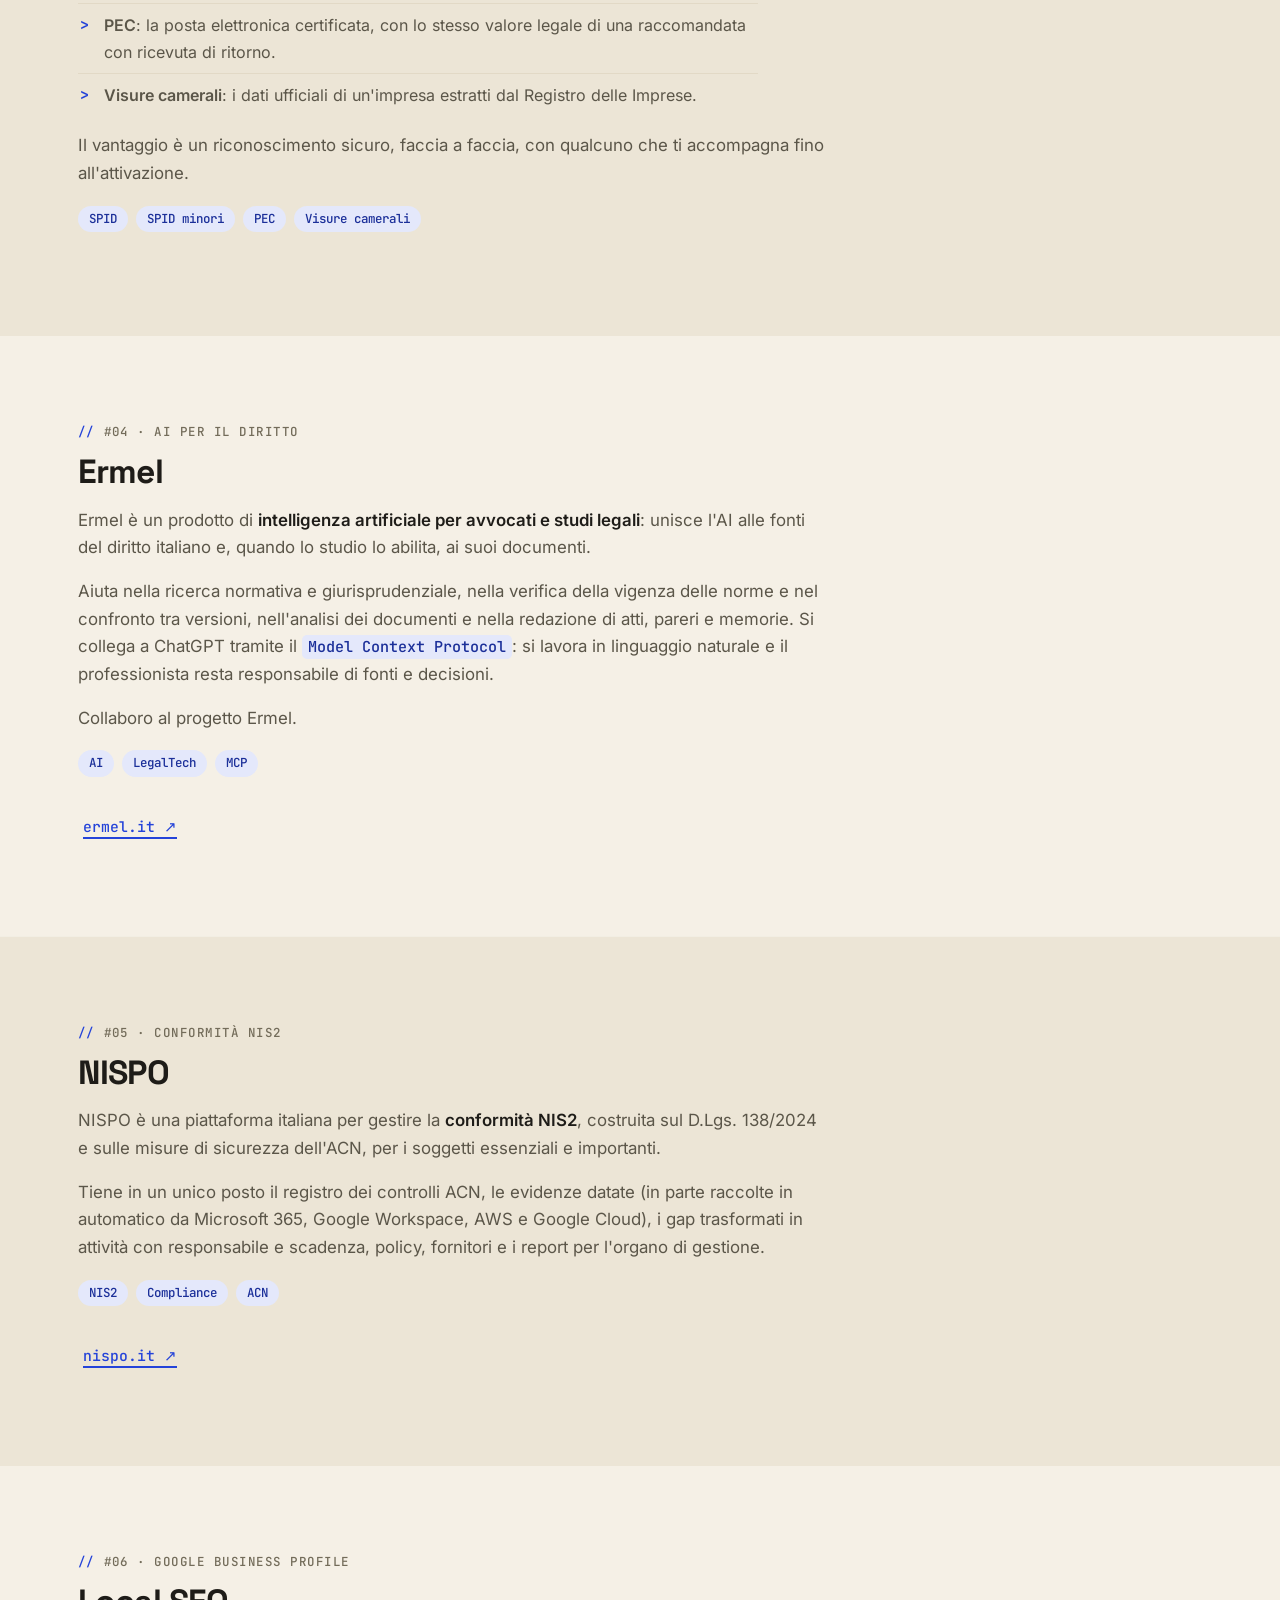
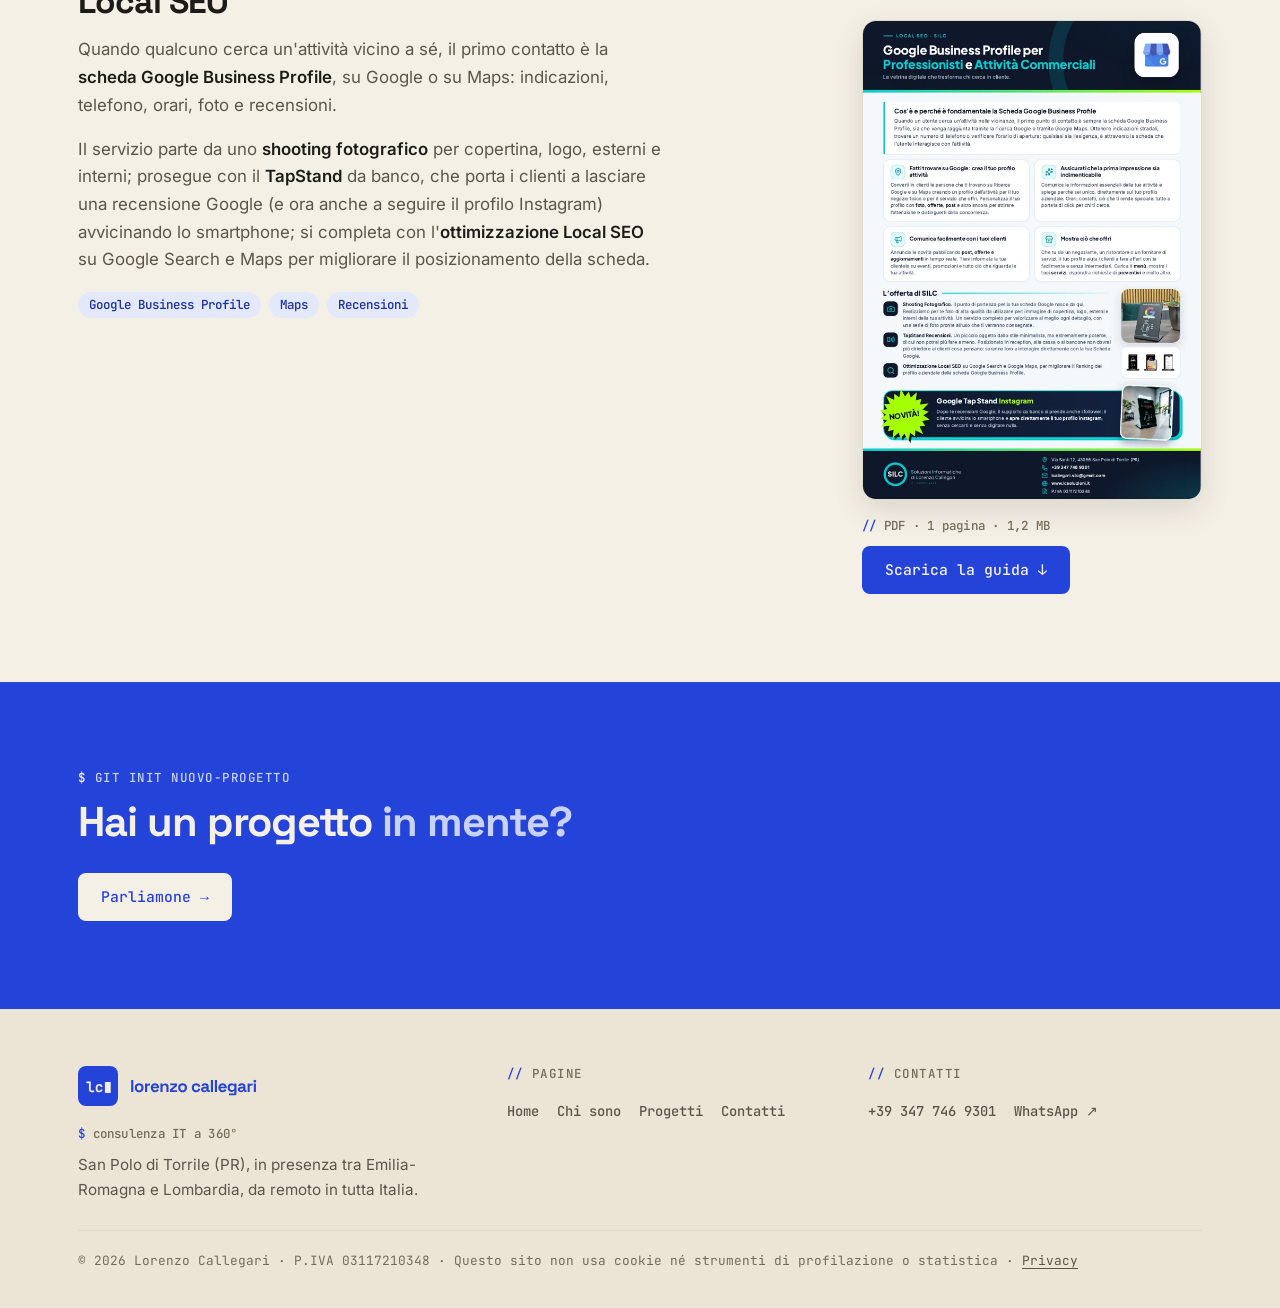
<file: progetti/index.html>
<!DOCTYPE html>
<html lang="it">
<head>
<meta charset="utf-8">
<meta name="viewport" content="width=device-width, initial-scale=1">
<title>Progetti · Lorenzo Callegari</title>
<meta name="description" content="Progetti e collaborazioni di Lorenzo Callegari: SILC IT Compliance, TerraMaster, RAO Namirial (SPID, PEC), Ermel, NISPO e Local SEO.">
<link rel="canonical" href="https://lorenzocallegari.it/progetti/">
<meta name="theme-color" content="#F5F0E6">
<meta property="og:type" content="website">
<meta property="og:locale" content="it_IT">
<meta property="og:site_name" content="Lorenzo Callegari">
<meta property="og:title" content="Progetti · Lorenzo Callegari">
<meta property="og:description" content="Progetti e collaborazioni di Lorenzo Callegari: SILC IT Compliance, TerraMaster, RAO Namirial (SPID, PEC), Ermel, NISPO e Local SEO.">
<meta property="og:url" content="https://lorenzocallegari.it/progetti/">
<meta property="og:image" content="https://lorenzocallegari.it/assets/img/monogramma-blu-512.png">
<meta name="twitter:card" content="summary">
<link rel="icon" href="/assets/img/favicon.svg" type="image/svg+xml">
<link rel="icon" href="/assets/img/favicon-32.png" sizes="32x32" type="image/png">
<link rel="icon" href="/assets/img/favicon-48.png" sizes="48x48" type="image/png">
<link rel="icon" href="/assets/img/favicon-96.png" sizes="96x96" type="image/png">
<link rel="icon" href="/assets/img/favicon-192.png" sizes="192x192" type="image/png">
<link rel="apple-touch-icon" href="/assets/img/apple-touch-icon-180.png">
<link rel="preload" href="/assets/fonts/space-grotesk.woff2" as="font" type="font/woff2" crossorigin>
<link rel="preload" href="/assets/fonts/inter.woff2" as="font" type="font/woff2" crossorigin>
<link rel="stylesheet" href="/assets/lc-global.css">
<link rel="stylesheet" href="/assets/site.css">
<script>document.documentElement.classList.add("js")</script>
<script src="/assets/terminale.js" defer></script>
</head>
<body>
<div class="lc">
<a class="lc-skip" href="#contenuto">Salta al contenuto</a>
<header class="lc-head">
  <div class="lc-head-in">
    <a class="lc-brand" href="/" aria-label="Lorenzo Callegari, torna alla home">
      <img class="lc-mono-ico" src="/assets/img/monogramma-blu.svg" alt="" width="42" height="42">
      <img class="lc-nome" src="/assets/img/logotipo.svg" alt="lorenzo callegari" width="134" height="23">
    </a>
    <nav class="lc-nav" aria-label="Menu principale">
      <ul>
        <li><a href="/">Home</a></li>
        <li><a href="/chi-sono/">Chi sono</a></li>
        <li><a href="/progetti/" aria-current="page">Progetti</a></li>
        <li><a class="lc-nav-cta" href="/contatti/">Contatti</a></li>
      </ul>
    </nav>
  </div>
</header>
<main id="contenuto">
<section class="lc-sec lc-avorio lc-hero"><div class="lc-in">
  <span class="lc-e" data-type>ls -la progetti/</span>
  <h1>I miei <span>progetti.</span></h1>
  <p class="lc-lead">Prodotti che distribuisco, piattaforme con cui collaboro e servizi che seguo in prima persona.</p>
  <div class="lc-grid lc-2">
        <a class="lc-card lc-card-big" href="#silc">
          <span class="lc-n">#01 · Progetto madre · fondatore</span>
          <h3>SILC IT Compliance</h3>
          <p>Il progetto che ho fondato per affiancare le imprese nella conformità normativa, nella sicurezza delle informazioni e nei sistemi di gestione.</p>
          <ul class="lc-tags"><li class="lc-tag">IT Compliance</li><li class="lc-tag">ISO 27001</li><li class="lc-tag">Sicurezza delle informazioni</li></ul>
          <span class="lc-vai">Dettagli →</span>
        </a>
        <a class="lc-card" href="#terramaster">
          <span class="lc-n">#02 · Rivenditore ufficiale</span>
          <h3>TerraMaster</h3>
          <p>Rivenditore autorizzato TerraMaster per l'Italia: NAS e DAS per casa, ufficio e azienda.</p>
          <ul class="lc-tags"><li class="lc-tag">NAS</li><li class="lc-tag">DAS</li><li class="lc-tag">Backup</li></ul>
          <span class="lc-vai">Dettagli →</span>
        </a>
        <a class="lc-card" href="#rao-namirial">
          <span class="lc-n">#03 · Identità digitale</span>
          <h3>RAO Namirial</h3>
          <p>Operatore RAO abilitato Namirial: rilascio di SPID, SPID per minori, PEC e visure camerali, con riconoscimento di persona.</p>
          <ul class="lc-tags"><li class="lc-tag">SPID</li><li class="lc-tag">SPID minori</li><li class="lc-tag">PEC</li><li class="lc-tag">Visure camerali</li></ul>
          <span class="lc-vai">Dettagli →</span>
        </a>
        <a class="lc-card" href="#ermel">
          <span class="lc-n">#04 · AI per il diritto</span>
          <h3>Ermel</h3>
          <p>Intelligenza artificiale per avvocati e studi legali, collegata alle fonti del diritto italiano. Collaboro al progetto.</p>
          <ul class="lc-tags"><li class="lc-tag">AI</li><li class="lc-tag">LegalTech</li><li class="lc-tag">MCP</li></ul>
          <span class="lc-vai">Dettagli →</span>
        </a>
        <a class="lc-card" href="#nispo">
          <span class="lc-n">#05 · Conformità NIS2</span>
          <h3>NISPO</h3>
          <p>Piattaforma italiana per gestire la conformità NIS2: controlli, evidenze, gap e report per la direzione.</p>
          <ul class="lc-tags"><li class="lc-tag">NIS2</li><li class="lc-tag">Compliance</li><li class="lc-tag">ACN</li></ul>
          <span class="lc-vai">Dettagli →</span>
        </a>
        <a class="lc-card" href="#local-seo">
          <span class="lc-n">#06 · Google Business Profile</span>
          <h3>Local SEO</h3>
          <p>La scheda Google Business Profile curata in ogni dettaglio, per farsi trovare su Google e Maps.</p>
          <ul class="lc-tags"><li class="lc-tag">Google Business Profile</li><li class="lc-tag">Maps</li><li class="lc-tag">Recensioni</li></ul>
          <span class="lc-vai">Dettagli →</span>
        </a>
  </div>
</div></section>

<section class="lc-sec lc-sabbia lc-progetto" id="silc"><div class="lc-in">
  <span class="lc-e lc-commento">#01 · Progetto madre · fondatore</span>
  <h2>SILC IT Compliance</h2>
  <div class="lc-tx">
    <p><strong>SILC – IT Compliance</strong> è il mio progetto madre: l'ho fondato per mettere a disposizione delle imprese l'esperienza maturata in vent'anni di sistemi informativi complessi.</p>
    <p>SILC affianca aziende e organizzazioni nella <strong>conformità normativa</strong> (ISO 27001, ISO 9001, ISO 20000-1), nella sicurezza delle informazioni, nei sistemi di gestione e nella governance dei servizi IT e dei fornitori, con un approccio concreto e documentato.</p>
  </div>
  <ul class="lc-tags"><li class="lc-tag">IT Compliance</li><li class="lc-tag">ISO 27001</li><li class="lc-tag">Sicurezza delle informazioni</li></ul>
  <div class="lc-b"><a class="lc-btn-link" href="https://www.lcsoluzioni.it/" rel="noopener">lcsoluzioni.it ↗</a></div>
</div></section>

<section class="lc-sec lc-avorio lc-progetto" id="terramaster"><div class="lc-in">
  <span class="lc-e lc-commento">#02 · Rivenditore ufficiale</span>
  <h2>TerraMaster</h2>
  <div class="lc-tx">
    <p>TerraMaster è un produttore di soluzioni di <strong>storage</strong> con sede a Shenzhen: NAS per casa, piccoli uffici e aziende, sistemi da rack e DAS, con il sistema operativo TOS e una suite dedicata al backup aziendale.</p>
    <p>Sono <strong>rivenditore autorizzato TerraMaster per l'Italia</strong> per le categorie NAS e DAS: mi trovi nella sezione Italia della pagina ufficiale dei rivenditori, come Soluzioni Informatiche di Lorenzo Callegari.</p>
    <p>Ti aiuto a scegliere il modello adatto e a configurarlo per backup e condivisione dei file.</p>
  </div>
  <ul class="lc-tags"><li class="lc-tag">NAS</li><li class="lc-tag">DAS</li><li class="lc-tag">Backup</li></ul>
  <div class="lc-b"><a class="lc-btn-link" href="https://www.terra-master.com/it/pages/reseller" rel="noopener">Rivenditori TerraMaster Italia ↗</a></div>
</div></section>

<section class="lc-sec lc-sabbia lc-progetto" id="rao-namirial"><div class="lc-in">
  <span class="lc-e lc-commento">#03 · Identità digitale</span>
  <h2>RAO Namirial</h2>
  <div class="lc-tx">
    <p>Il <strong>RAO</strong> (Registration Authority Officer) è l'operatore incaricato di <strong>verificare l'identità</strong> di chi richiede un'identità digitale o un servizio fiduciario. Controlla di persona il documento d'identità e la tessera sanitaria, registra i dati e avvia il rilascio per conto del gestore, che resta il soggetto che emette il servizio.</p>
    <p>Come <strong>RAO abilitato Namirial</strong> ti seguo di persona nel rilascio di:</p>
    <ul class="lc-list"><li><strong>SPID</strong>: l'identità digitale per accedere ai servizi online della Pubblica Amministrazione e dei privati aderenti.</li><li><strong>SPID per minori</strong>: lo richiede il genitore, che deve avere a sua volta uno SPID Namirial, e che può poi autorizzare o negare l'accesso del figlio ai servizi online.</li><li><strong>PEC</strong>: la posta elettronica certificata, con lo stesso valore legale di una raccomandata con ricevuta di ritorno.</li><li><strong>Visure camerali</strong>: i dati ufficiali di un'impresa estratti dal Registro delle Imprese.</li></ul>
    <p>Il vantaggio è un riconoscimento sicuro, faccia a faccia, con qualcuno che ti accompagna fino all'attivazione.</p>
  </div>
  <ul class="lc-tags"><li class="lc-tag">SPID</li><li class="lc-tag">SPID minori</li><li class="lc-tag">PEC</li><li class="lc-tag">Visure camerali</li></ul>
</div></section>

<section class="lc-sec lc-avorio lc-progetto" id="ermel"><div class="lc-in">
  <span class="lc-e lc-commento">#04 · AI per il diritto</span>
  <h2>Ermel</h2>
  <div class="lc-tx">
    <p>Ermel è un prodotto di <strong>intelligenza artificiale per avvocati e studi legali</strong>: unisce l'AI alle fonti del diritto italiano e, quando lo studio lo abilita, ai suoi documenti.</p>
    <p>Aiuta nella ricerca normativa e giurisprudenziale, nella verifica della vigenza delle norme e nel confronto tra versioni, nell'analisi dei documenti e nella redazione di atti, pareri e memorie. Si collega a ChatGPT tramite il <code>Model Context Protocol</code>: si lavora in linguaggio naturale e il professionista resta responsabile di fonti e decisioni.</p>
    <p>Collaboro al progetto Ermel.</p>
  </div>
  <ul class="lc-tags"><li class="lc-tag">AI</li><li class="lc-tag">LegalTech</li><li class="lc-tag">MCP</li></ul>
  <div class="lc-b"><a class="lc-btn-link" href="https://ermel.it/" rel="noopener">ermel.it ↗</a></div>
</div></section>

<section class="lc-sec lc-sabbia lc-progetto" id="nispo"><div class="lc-in">
  <span class="lc-e lc-commento">#05 · Conformità NIS2</span>
  <h2>NISPO</h2>
  <div class="lc-tx">
    <p>NISPO è una piattaforma italiana per gestire la <strong>conformità NIS2</strong>, costruita sul D.Lgs. 138/2024 e sulle misure di sicurezza dell'ACN, per i soggetti essenziali e importanti.</p>
    <p>Tiene in un unico posto il registro dei controlli ACN, le evidenze datate (in parte raccolte in automatico da Microsoft 365, Google Workspace, AWS e Google Cloud), i gap trasformati in attività con responsabile e scadenza, policy, fornitori e i report per l'organo di gestione.</p>
  </div>
  <ul class="lc-tags"><li class="lc-tag">NIS2</li><li class="lc-tag">Compliance</li><li class="lc-tag">ACN</li></ul>
  <div class="lc-b"><a class="lc-btn-link" href="https://nispo.it/" rel="noopener">nispo.it ↗</a></div>
</div></section>

<section class="lc-sec lc-avorio lc-progetto" id="local-seo"><div class="lc-in">
  <span class="lc-e lc-commento">#06 · Google Business Profile</span>
  <h2>Local SEO</h2>
<div class="lc-2col lc-con-guida">
  <div>
  <div class="lc-tx">
    <p>Quando qualcuno cerca un'attività vicino a sé, il primo contatto è la <strong>scheda Google Business Profile</strong>, su Google o su Maps: indicazioni, telefono, orari, foto e recensioni.</p>
    <p>Il servizio parte da uno <strong>shooting fotografico</strong> per copertina, logo, esterni e interni; prosegue con il <strong>TapStand</strong> da banco, che porta i clienti a lasciare una recensione Google (e ora anche a seguire il profilo Instagram) avvicinando lo smartphone; si completa con l'<strong>ottimizzazione Local SEO</strong> su Google Search e Maps per migliorare il posizionamento della scheda.</p>
  </div>
  <ul class="lc-tags"><li class="lc-tag">Google Business Profile</li><li class="lc-tag">Maps</li><li class="lc-tag">Recensioni</li></ul>
  </div>
  <figure class="lc-guida">
    <a href="/assets/docs/guida-google-business-profile.pdf" download><img src="/assets/img/guida-google-business-profile.webp" alt="Anteprima della guida Google Business Profile" width="637" height="900" loading="lazy"></a>
    <figcaption>
      <span class="lc-e lc-commento">PDF · 1 pagina · 1,2 MB</span>
      <a class="lc-btn" href="/assets/docs/guida-google-business-profile.pdf" download>Scarica la guida ↓</a>
    </figcaption>
  </figure>
</div>
</div></section>

<section class="lc-sec lc-blu"><div class="lc-in">
  <span class="lc-e">git init nuovo-progetto</span>
  <h2>Hai un progetto <span>in mente?</span></h2>
  <div class="lc-b"><a class="lc-btn" href="/contatti/">Parliamone →</a></div>
</div></section>
</main>
<footer class="lc-foot">
  <div class="lc-foot-in">
    <div>
      <a class="lc-brand" href="/" aria-label="Lorenzo Callegari, torna alla home"><img class="lc-mono-ico" src="/assets/img/monogramma-blu.svg" alt="" width="42" height="42"><img class="lc-nome" src="/assets/img/logotipo.svg" alt="lorenzo callegari" width="134" height="23"></a>
      <span class="lc-e" style="margin:12px 0 0;text-transform:none;letter-spacing:.02em">consulenza IT a 360°</span>
      <p style="margin-top:10px;max-width:36ch">San Polo di Torrile (PR), in presenza tra Emilia-Romagna e Lombardia, da remoto in tutta Italia.</p>
    </div>
    <div>
      <span class="lc-e lc-commento">pagine</span>
      <ul>
        <li><a href="/">Home</a></li>
        <li><a href="/chi-sono/">Chi sono</a></li>
        <li><a href="/progetti/">Progetti</a></li>
        <li><a href="/contatti/">Contatti</a></li>
      </ul>
    </div>
    <div>
      <span class="lc-e lc-commento">contatti</span>
      <ul>
        <li><a href="tel:+393477469301">+39 347 746 9301</a></li>
        <li><a href="https://wa.me/393477469301" rel="noopener">WhatsApp ↗</a></li>
        
      </ul>
    </div>
    <p class="lc-legal">© 2026 Lorenzo Callegari · P.IVA 03117210348 · Questo sito non usa cookie né strumenti di profilazione o statistica · <a href="/privacy/">Privacy</a></p>
  </div>
</footer>
</div>
</body>
</html>
</file>
<file: assets/lc-global.css>
/* =====================================================================
   LORENZO CALLEGARI | CSS GLOBALE DEL SITO  (versione 1.0)
   lorenzocallegari.it / lorenzocallegari.com
   Da incollare UNA SOLA VOLTA nel CSS globale del sito
   (WordPress: Aspetto > Personalizza > CSS aggiuntivo).
   Ogni pagina usa poi solo HTML dentro il contenitore <div class="lc"> ... </div>
   Mobile first: la base e lo smartphone, i @media aggiungono tablet e desktop.
   Font da caricare (Google Fonts):
   Space Grotesk 500/700, Inter 400/500/600, JetBrains Mono 400/500/700
   Solo caratteri ASCII (evita problemi con WordPress).
   ===================================================================== */


/* ---------- 1. COLORI E MISURE (variabili del brand) ---------- */
.lc{
  /* blu */
  --lc-blu:#2443D9;         /* colore principale: titoli, pulsanti, sezioni blu */
  --lc-blu-scuro:#1B2F99;   /* hover pulsanti, card su sezione blu */
  --lc-blu-chiaro:#C9D1F5;  /* testo secondario su sezione blu */
  --lc-blu-tenue:#E4E8FB;   /* badge e evidenziazioni su avorio */
  /* avorio */
  --lc-avorio:#F5F0E6;      /* sfondo principale del sito */
  --lc-carta:#FBF8F2;       /* card su avorio */
  --lc-sabbia:#ECE5D6;      /* sezioni alternative chiare */
  --lc-linea:#E2D9C6;       /* bordi e divisori su chiaro */
  /* testo */
  --lc-inchiostro:#1E1C18;  /* testo principale su chiaro */
  --lc-grigio:#5B5649;      /* testo secondario su chiaro */
  --lc-tortora:#736C5A;     /* etichette e note su chiaro */
  /* stati (uso raro: form, avvisi) */
  --lc-ok:#1E7F4F;
  --lc-errore:#C2361F;
  /* font */
  --lc-titoli:'Space Grotesk','Inter',system-ui,sans-serif;
  --lc-testo:'Inter',system-ui,-apple-system,'Segoe UI',Roboto,sans-serif;
  --lc-mono:'JetBrains Mono',ui-monospace,'SFMono-Regular',Menlo,Consolas,monospace;
  /* forme */
  --lc-r:14px;              /* card e blocchi */
  --lc-r-btn:8px;           /* pulsanti e campi */
  --lc-r-logo:22px;         /* monogramma (in proporzione su 110px) */
  font:16px/1.65 var(--lc-testo);
  color:var(--lc-inchiostro);
  background:var(--lc-avorio);
  text-align:left;
  box-sizing:border-box;
  -webkit-font-smoothing:antialiased;
}
.lc *,.lc *::before,.lc *::after{box-sizing:border-box}
.lc p{margin:0;padding:0}
.lc a{color:var(--lc-blu)}

/* ---------- 2. SEZIONI A TUTTA LARGHEZZA ----------
   Alternanza consigliata: avorio > blu > avorio > sabbia > blu ...
   Mai due sezioni blu di seguito. */
.lc .lc-sec{position:relative;clip-path:inset(0 -100vmax);scroll-margin-top:90px}
.lc .lc-avorio{background:var(--lc-avorio);box-shadow:0 0 0 100vmax var(--lc-avorio)}
.lc .lc-sabbia{background:var(--lc-sabbia);box-shadow:0 0 0 100vmax var(--lc-sabbia)}
.lc .lc-blu{background:var(--lc-blu);box-shadow:0 0 0 100vmax var(--lc-blu);color:var(--lc-avorio)}
.lc .lc-in{max-width:1180px;margin:0 auto;padding:56px 20px}

/* ---------- 3. TIPOGRAFIA ---------- */
/* Etichetta sopra il titolo, in monospace, con prefisso da terminale */
.lc .lc-e{display:block;margin:0 0 14px;font:500 .78rem/1.3 var(--lc-mono);letter-spacing:.12em;text-transform:uppercase;color:var(--lc-tortora)}
.lc .lc-e::before{content:"$ ";color:var(--lc-blu)}
.lc .lc-e.lc-commento::before{content:"// "}
.lc .lc-blu .lc-e{color:var(--lc-blu-chiaro)}
.lc .lc-blu .lc-e::before{color:var(--lc-avorio)}

.lc h1,.lc h2,.lc h3{margin:0;padding:0;font-family:var(--lc-titoli);font-weight:700;text-transform:none;overflow-wrap:break-word;text-wrap:balance}
.lc h1{max-width:900px;font-size:clamp(2.2rem,7vw,3.6rem);line-height:1.04;letter-spacing:-.03em;color:var(--lc-inchiostro)}
.lc h2{max-width:860px;font-size:clamp(1.7rem,5vw,2.6rem);line-height:1.08;letter-spacing:-.025em;color:var(--lc-inchiostro)}
.lc h3{font-size:1.25rem;line-height:1.25;letter-spacing:-.01em;color:var(--lc-inchiostro)}
/* Parte del titolo in blu: <h1>Dal design al deploy, <span>senza intermediari.</span></h1> */
.lc h1 span,.lc h2 span{color:var(--lc-blu)}
.lc .lc-blu h1,.lc .lc-blu h2,.lc .lc-blu h3{color:var(--lc-avorio)}
.lc .lc-blu h1 span,.lc .lc-blu h2 span{color:var(--lc-blu-chiaro)}

.lc .lc-tx p{margin-top:16px;max-width:68ch;font-size:1.05rem;color:var(--lc-grigio)}
.lc .lc-tx p strong{color:var(--lc-inchiostro);font-weight:600}
.lc .lc-blu .lc-tx p{color:var(--lc-blu-chiaro)}
.lc .lc-blu .lc-tx p strong{color:var(--lc-avorio)}
.lc p.lc-lead{max-width:62ch;margin-top:20px;font-size:1.15rem;line-height:1.6;color:var(--lc-grigio)}
.lc .lc-blu p.lc-lead{color:var(--lc-blu-chiaro)}
.lc code,.lc .lc-code{font:500 .9em var(--lc-mono);background:var(--lc-blu-tenue);color:var(--lc-blu-scuro);padding:2px 6px;border-radius:5px}

/* ---------- 4. PULSANTI ----------
   .lc-btn         pieno blu (azione principale, uno per sezione)
   .lc-btn-out     contorno blu (azione secondaria)
   .lc-btn-link    solo testo sottolineato (azione terziaria)
   Su sezione .lc-blu i colori si invertono da soli. */
.lc .lc-b{display:flex;flex-direction:column;gap:10px;margin-top:28px}
.lc a.lc-btn,.lc a.lc-btn-out,.lc a.lc-btn-link,.lc button.lc-btn{display:inline-flex;align-items:center;justify-content:center;gap:10px;min-height:48px;padding:12px 22px;border-radius:var(--lc-r-btn);border:1.5px solid transparent;font:500 .92rem/1.2 var(--lc-mono);letter-spacing:0;text-align:center;text-decoration:none;cursor:pointer;-webkit-tap-highlight-color:transparent;touch-action:manipulation;transition:background .15s,color .15s,border-color .15s,transform .15s}
.lc a.lc-btn,.lc button.lc-btn{background:var(--lc-blu);color:var(--lc-avorio)}
.lc a.lc-btn:hover,.lc button.lc-btn:hover{background:var(--lc-blu-scuro);transform:translateY(-1px)}
.lc a.lc-btn-out{border-color:var(--lc-blu);color:var(--lc-blu);background:transparent}
.lc a.lc-btn-out:hover{background:var(--lc-blu-tenue)}
.lc a.lc-btn-link{min-height:44px;padding:12px 4px;color:var(--lc-blu);text-decoration:underline;text-underline-offset:5px;text-decoration-thickness:1.5px}
.lc a.lc-btn-link:hover{color:var(--lc-blu-scuro)}
.lc .lc-blu a.lc-btn{background:var(--lc-avorio);color:var(--lc-blu)}
.lc .lc-blu a.lc-btn:hover{background:#fff}
.lc .lc-blu a.lc-btn-out{border-color:var(--lc-avorio);color:var(--lc-avorio)}
.lc .lc-blu a.lc-btn-out:hover{background:var(--lc-blu-scuro)}
.lc .lc-blu a.lc-btn-link{color:var(--lc-avorio)}
.lc a.lc-btn:focus-visible,.lc a.lc-btn-out:focus-visible,.lc a.lc-btn-link:focus-visible{outline:2px solid var(--lc-blu);outline-offset:3px}
.lc .lc-blu a:focus-visible{outline-color:var(--lc-avorio)}

/* ---------- 5. CARD E GRIGLIE ---------- */
.lc .lc-grid{display:grid;grid-template-columns:minmax(0,1fr);gap:16px;margin-top:36px}
.lc .lc-card{min-width:0;padding:26px;border-radius:var(--lc-r);background:var(--lc-carta);border:1px solid var(--lc-linea)}
.lc .lc-card h3+p{margin-top:10px;color:var(--lc-grigio)}
.lc .lc-card .lc-n{display:block;margin-bottom:18px;font:500 .8rem var(--lc-mono);color:var(--lc-blu)}
.lc .lc-sabbia .lc-card{background:var(--lc-avorio)}
.lc .lc-blu .lc-card{background:var(--lc-blu-scuro);border-color:rgba(245,240,230,.14);color:var(--lc-avorio)}
.lc .lc-blu .lc-card h3{color:var(--lc-avorio)}
.lc .lc-blu .lc-card h3+p{color:var(--lc-blu-chiaro)}
.lc .lc-blu .lc-card .lc-n{color:var(--lc-blu-chiaro)}

/* Numero grande (risultati, statistiche) */
.lc .lc-num{display:block;font:700 clamp(2.4rem,6vw,3.4rem)/1 var(--lc-titoli);letter-spacing:-.03em;color:var(--lc-blu)}
.lc .lc-blu .lc-num{color:var(--lc-avorio)}

/* ---------- 6. ELEMENTI PICCOLI ---------- */
/* Badge / tag */
.lc .lc-tags{display:flex;flex-wrap:wrap;gap:8px;margin-top:18px;padding:0;list-style:none}
.lc .lc-tag{display:inline-block;padding:5px 11px;border-radius:999px;font:500 .78rem/1.3 var(--lc-mono);background:var(--lc-blu-tenue);color:var(--lc-blu-scuro)}
.lc .lc-blu .lc-tag{background:var(--lc-blu-scuro);color:var(--lc-avorio)}
/* Elenco puntato con prefisso ">" */
.lc ul.lc-list{margin:18px 0 0;padding:0;list-style:none}
.lc ul.lc-list li{position:relative;padding:8px 0 8px 26px;border-bottom:1px solid var(--lc-linea);color:var(--lc-grigio)}
.lc ul.lc-list li:last-child{border-bottom:0}
.lc ul.lc-list li::before{content:">";position:absolute;left:2px;top:8px;font:700 .95rem/1.65 var(--lc-mono);color:var(--lc-blu)}
.lc .lc-blu ul.lc-list li{border-color:rgba(245,240,230,.18);color:var(--lc-blu-chiaro)}
.lc .lc-blu ul.lc-list li::before{color:var(--lc-avorio)}
/* Cursore lampeggiante da terminale (opzionale, dopo un titolo) */
.lc .lc-cursore{display:inline-block;width:.45em;height:.8em;margin-left:.08em;vertical-align:-.04em;background:currentColor;animation:lc-blink 1.1s steps(1) infinite}
@keyframes lc-blink{50%{opacity:0}}
@media (prefers-reduced-motion:reduce){.lc .lc-cursore{animation:none}}

/* ---------- 7. TABLET E DESKTOP ---------- */
@media (min-width:640px){
  .lc .lc-b{flex-direction:row;flex-wrap:wrap;align-items:center}
  .lc .lc-grid.lc-2,.lc .lc-grid.lc-3{grid-template-columns:repeat(2,minmax(0,1fr))}
}
@media (min-width:980px){
  .lc .lc-in{padding:88px 28px}
  .lc .lc-grid.lc-3{grid-template-columns:repeat(3,minmax(0,1fr))}
  .lc .lc-grid{gap:20px}
}
</file>
<file: assets/site.css>
/* =====================================================================
   LORENZO CALLEGARI | stile della struttura del sito (header, menu, footer)
   Si aggiunge a lc-global.css (brand book v1.0). Font ospitati in locale:
   nessuna chiamata a Google Fonts, nessun cookie.
   ===================================================================== */

@font-face{font-family:'Inter';font-style:normal;font-weight:400 600;font-display:swap;src:url(fonts/inter.woff2) format('woff2')}
@font-face{font-family:'JetBrains Mono';font-style:normal;font-weight:400 700;font-display:swap;src:url(fonts/jetbrains-mono.woff2) format('woff2')}
@font-face{font-family:'Space Grotesk';font-style:normal;font-weight:500 700;font-display:swap;src:url(fonts/space-grotesk.woff2) format('woff2')}

html{scroll-behavior:smooth;-webkit-text-size-adjust:100%}
body{margin:0;background:#F5F0E6;color:#1E1C18;overflow-x:hidden}
@media (prefers-reduced-motion:reduce){html{scroll-behavior:auto}}

/* Salta al contenuto (accessibilita) */
.lc .lc-skip{position:absolute;left:-9999px;top:8px;z-index:100;padding:10px 16px;border-radius:var(--lc-r-btn);background:var(--lc-blu);color:var(--lc-avorio);font:500 .9rem var(--lc-mono)}
.lc .lc-skip:focus{left:12px}

/* ---------- HEADER ---------- */
.lc .lc-head{position:sticky;top:0;z-index:50;background:rgba(245,240,230,.94);-webkit-backdrop-filter:blur(8px);backdrop-filter:blur(8px);border-bottom:1px solid var(--lc-linea)}
.lc .lc-head-in{max-width:1180px;margin:0 auto;padding:12px 20px;display:flex;flex-wrap:wrap;align-items:center;justify-content:space-between;gap:10px 24px}
.lc .lc-brand{display:inline-flex;align-items:center;gap:12px;text-decoration:none}
.lc .lc-brand img{display:block}
.lc .lc-brand .lc-mono-ico{width:38px;height:38px}
.lc .lc-brand .lc-nome{width:auto;height:21px}
.lc .lc-nav{width:100%;margin:0 -4px}
.lc .lc-nav ul{display:flex;gap:4px;margin:0;padding:0;list-style:none;overflow-x:auto;scrollbar-width:none}
.lc .lc-nav ul::-webkit-scrollbar{display:none}
.lc .lc-nav a{display:block;padding:8px 10px;border-radius:var(--lc-r-btn);font:500 .86rem/1.2 var(--lc-mono);color:var(--lc-grigio);text-decoration:none;white-space:nowrap}
.lc .lc-nav a:hover{color:var(--lc-blu);background:var(--lc-blu-tenue)}
.lc .lc-nav a[aria-current="page"]{color:var(--lc-blu)}
.lc .lc-nav a[aria-current="page"]::before{content:"> "}
.lc .lc-nav a.lc-nav-cta{background:var(--lc-blu);color:var(--lc-avorio)}
.lc .lc-nav a.lc-nav-cta:hover{background:var(--lc-blu-scuro);color:var(--lc-avorio)}
.lc .lc-nav a.lc-nav-cta[aria-current="page"]::before{content:""}
@media (min-width:760px){
  .lc .lc-head-in{flex-wrap:nowrap;padding:14px 28px}
  .lc .lc-nav{width:auto;margin:0}
  .lc .lc-brand .lc-mono-ico{width:42px;height:42px}
  .lc .lc-brand .lc-nome{height:23px}
}

/* ---------- ELEMENTI DI PAGINA ---------- */
.lc main{display:block}
.lc .lc-hero .lc-in{padding-top:64px;padding-bottom:64px}
@media (min-width:980px){.lc .lc-hero .lc-in{padding-top:110px;padding-bottom:104px}}
.lc a.lc-card{display:block;text-decoration:none;color:inherit;transition:border-color .15s,transform .15s}
.lc a.lc-card:hover{border-color:var(--lc-blu);transform:translateY(-2px)}
.lc .lc-card .lc-vai{display:inline-block;margin-top:16px;font:500 .86rem var(--lc-mono);color:var(--lc-blu)}
.lc .lc-blu .lc-card .lc-vai{color:var(--lc-avorio)}
.lc .lc-card .lc-tags{margin-top:16px}
.lc .lc-stat p{margin-top:8px;color:var(--lc-grigio)}
.lc .lc-progetto{scroll-margin-top:100px}
.lc .lc-progetto h2{font-size:clamp(1.5rem,4vw,2.1rem)}
.lc .lc-2col{display:grid;gap:28px}
@media (min-width:900px){.lc .lc-2col{grid-template-columns:minmax(0,1.1fr) minmax(0,.9fr);gap:56px;align-items:start}}
.lc .lc-contatto{display:flex;flex-direction:column;gap:4px;padding:20px 0;border-bottom:1px solid var(--lc-linea)}
.lc .lc-contatto:first-child{padding-top:0}
.lc .lc-contatto:last-child{border-bottom:0}
.lc .lc-contatto .lc-e{margin:0}
.lc .lc-contatto a,.lc .lc-contatto strong{font:600 1.15rem/1.4 var(--lc-testo);color:var(--lc-inchiostro);text-decoration:none;overflow-wrap:anywhere}
.lc .lc-contatto a:hover{color:var(--lc-blu);text-decoration:underline;text-underline-offset:4px}

/* ---------- FOOTER ---------- */
.lc .lc-foot{background:var(--lc-sabbia);box-shadow:0 0 0 100vmax var(--lc-sabbia);clip-path:inset(0 -100vmax);border-top:1px solid var(--lc-linea)}
.lc .lc-foot-in{max-width:1180px;margin:0 auto;padding:44px 20px 32px;display:grid;gap:28px}
.lc .lc-foot .lc-brand .lc-mono-ico{width:40px;height:40px}
.lc .lc-foot .lc-brand .lc-nome{height:22px;width:auto}
.lc .lc-foot p{color:var(--lc-grigio);font-size:.95rem}
.lc .lc-foot ul{margin:0;padding:0;list-style:none;display:flex;flex-wrap:wrap;gap:6px 18px}
.lc .lc-foot a{font:500 .86rem var(--lc-mono);color:var(--lc-grigio);text-decoration:none}
.lc .lc-foot a:hover{color:var(--lc-blu)}
.lc .lc-foot .lc-legal{grid-column:1/-1;padding-top:20px;border-top:1px solid var(--lc-linea);font:400 .8rem/1.6 var(--lc-mono);color:var(--lc-tortora)}
@media (min-width:860px){.lc .lc-foot-in{grid-template-columns:1.2fr 1fr 1fr;padding:56px 28px 36px}}

/* Pagina privacy */
.lc .lc-privacy h2{margin-top:40px;font-size:clamp(1.25rem,3vw,1.5rem)}
.lc .lc-privacy h2:first-child{margin-top:0}
.lc .lc-legal a{font:inherit;text-decoration:underline;text-underline-offset:3px}

/* Foto profilo in Chi sono (mobile first: sopra il testo, poi a fianco) */
.lc .lc-chi{display:flex;flex-direction:column;gap:28px}
.lc .lc-foto{display:block;width:150px;height:150px;border-radius:50%;object-fit:cover;border:4px solid var(--lc-carta);box-shadow:0 0 0 2px var(--lc-blu)}
@media (min-width:760px){
  .lc .lc-chi{flex-direction:row-reverse;align-items:center;justify-content:space-between;gap:56px}
  .lc .lc-foto{width:200px;height:200px;flex:none}
}

/* Effetto terminale (assets/terminale.js): il contenuto dopo un'etichetta data-type
   resta nascosto finche il comando non e stato "digitato". Senza JavaScript tutto e visibile;
   se lo script non parte, dopo 3 secondi il contenuto compare comunque. */
.js .lc [data-type] ~ *:not(.lc-on),
.js .lc [data-type] ~ .lc-grid > *:not(.lc-on){opacity:0;transform:translateY(10px)}
.js:not(.lc-term) .lc [data-type] ~ *:not(.lc-on),
.js:not(.lc-term) .lc [data-type] ~ .lc-grid > *:not(.lc-on){animation:lc-failsafe .01s 3s forwards}
.lc [data-type] ~ .lc-on,.lc [data-type] ~ .lc-grid > .lc-on{opacity:1;transform:none;transition:opacity .45s ease,transform .45s ease}
@keyframes lc-failsafe{to{opacity:1;transform:none}}
.lc .lc-e.lc-typing::after{content:"";display:inline-block;width:.55em;height:1em;margin-left:2px;vertical-align:-.15em;background:var(--lc-blu);animation:lc-blink .8s steps(1) infinite}
.lc .lc-blu .lc-e.lc-typing::after{background:var(--lc-avorio)}
@media (prefers-reduced-motion:reduce){.js .lc [data-type] ~ *,.js .lc [data-type] ~ .lc-grid > *{opacity:1!important;transform:none!important;animation:none!important;transition:none!important}}

/* Telefono da rivelare (pagina Contatti) */
.lc .lc-rivela{display:inline-flex;align-items:center;gap:12px;flex-wrap:wrap;margin:2px 0 0;padding:8px 0;min-height:44px;border:0;background:none;cursor:pointer;text-align:left;font:500 1rem/1.4 var(--lc-mono);color:var(--lc-inchiostro)}
.lc .lc-rivela-cmd::before{content:"$ ";color:var(--lc-blu)}
.lc .lc-rivela-cmd::after{content:"";display:inline-block;width:.55em;height:1em;margin-left:4px;vertical-align:-.15em;background:var(--lc-blu);animation:lc-blink 1s steps(1) infinite}
.lc .lc-rivela kbd{display:inline-block;padding:4px 10px;border:1.5px solid var(--lc-blu);border-bottom-width:3px;border-radius:6px;background:var(--lc-carta);font:500 .8rem/1.2 var(--lc-mono);color:var(--lc-blu)}
.lc .lc-rivela:hover kbd{background:var(--lc-blu-tenue)}
.lc .lc-rivela:focus-visible{outline:2px solid var(--lc-blu);outline-offset:4px;border-radius:4px}
.lc .lc-k-touch{display:none}
@media (hover:none){.lc .lc-k-desk{display:none}.lc .lc-k-touch{display:inline}}
.lc .lc-tel.lc-typing::after{content:"";display:inline-block;width:.5em;height:1em;margin-left:2px;vertical-align:-.15em;background:var(--lc-blu);animation:lc-blink .8s steps(1) infinite}
@media (prefers-reduced-motion:reduce){.lc .lc-rivela-cmd::after{animation:none}}
.lc .lc-rivela[hidden],.lc .lc-tel[hidden]{display:none}
.lc .lc-contatto a:focus{outline:none}
.lc .lc-contatto a:focus-visible{outline:2px solid var(--lc-blu);outline-offset:3px;border-radius:3px}

/* Card in evidenza (progetto madre): occupa tutta la riga */
.lc .lc-card-big{grid-column:1/-1;border-color:var(--lc-blu);border-width:1.5px}
.lc .lc-card-big h3{font-size:1.5rem}

/* Guida scaricabile (Local SEO) */
.lc .lc-con-guida{margin-top:0}
.lc .lc-guida{margin:0;max-width:340px}
.lc .lc-guida img{display:block;width:100%;height:auto;border-radius:var(--lc-r);border:1px solid var(--lc-linea);box-shadow:0 10px 30px rgba(30,28,24,.12);transition:transform .15s}
.lc .lc-guida a:hover img{transform:translateY(-3px)}
.lc .lc-guida figcaption{display:flex;flex-direction:column;align-items:flex-start;gap:12px;margin-top:18px}
.lc .lc-guida figcaption .lc-e{margin:0;text-transform:none;letter-spacing:.02em}
@media (min-width:900px){.lc .lc-guida{justify-self:end}}
/* Ultima card rimasta da sola nella riga: occupa tutta la larghezza */
@media (min-width:640px){.lc .lc-grid.lc-2 > .lc-card-big ~ .lc-card:last-child:nth-child(even){grid-column:1/-1}}
.lc .lc-progetto .lc-tx ul.lc-list{max-width:68ch}
</file>
